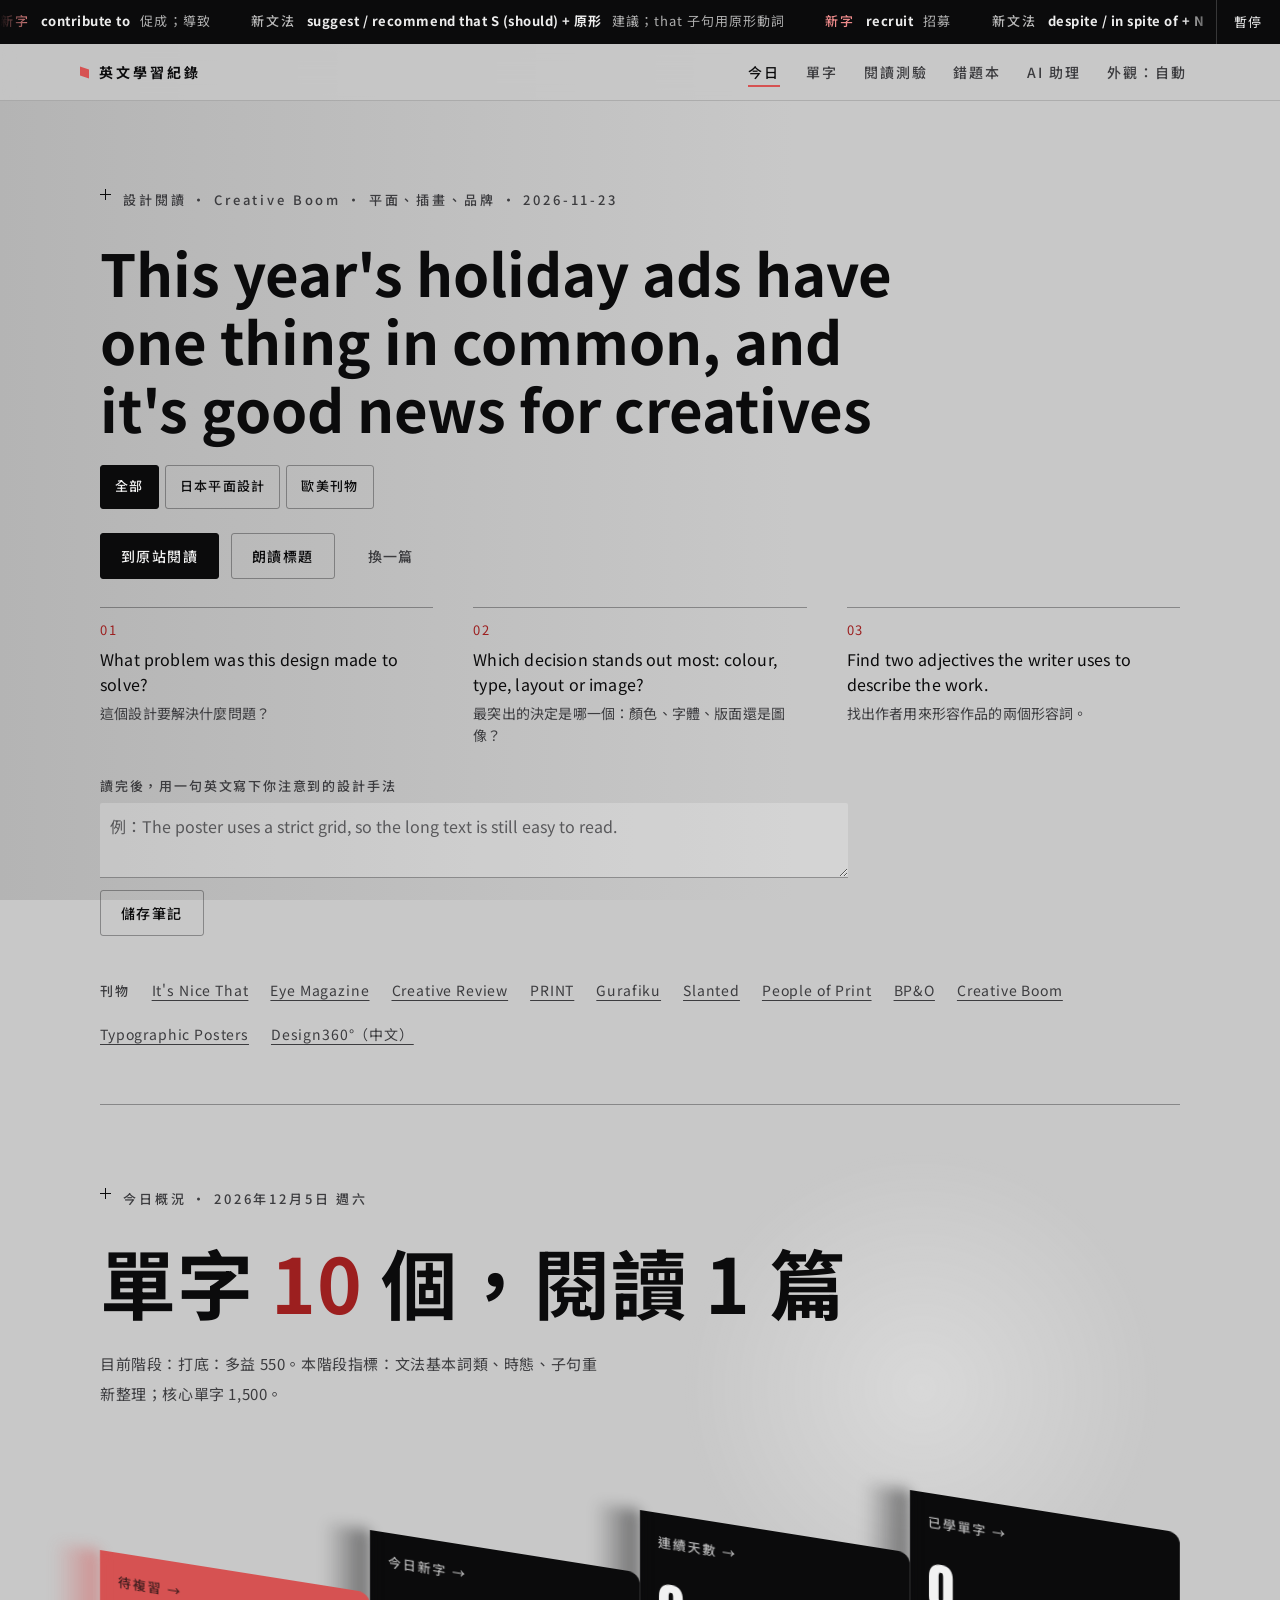
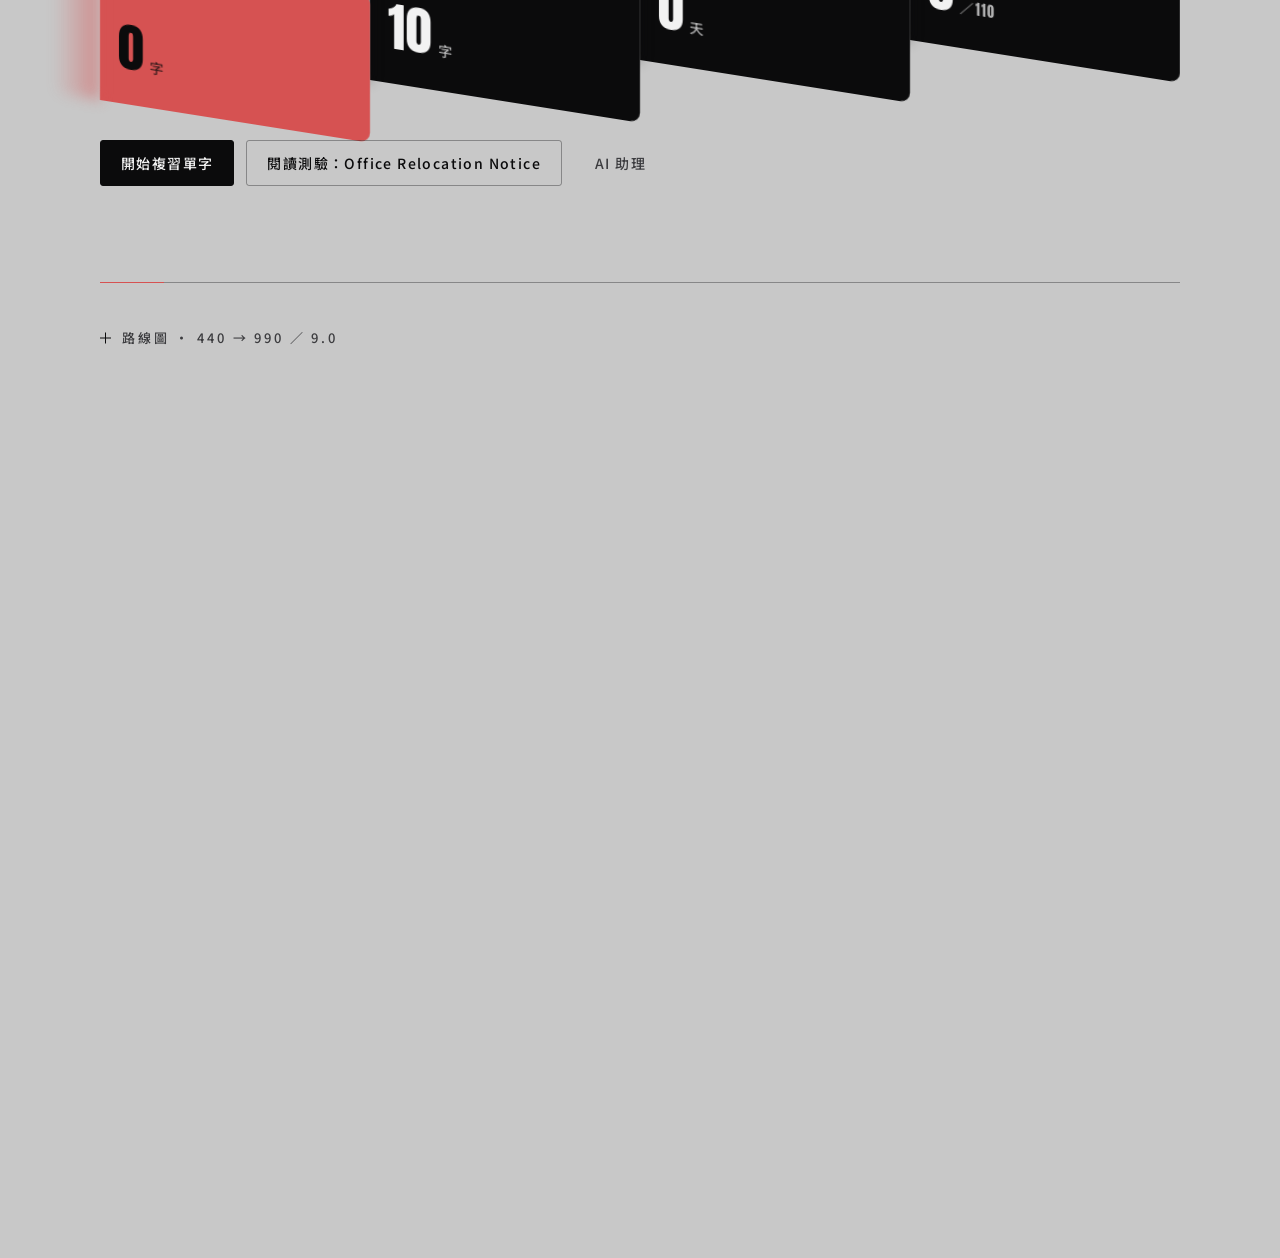
<file: index.html>
<!doctype html>
<html lang="zh-Hant">
<head>
<meta charset="utf-8">
<meta name="viewport" content="width=device-width, initial-scale=1">
<title>英文學習紀錄</title>
<meta name="theme-color" content="#0B0B0C">
<link rel="preconnect" href="https://fonts.googleapis.com">
<link rel="preconnect" href="https://fonts.gstatic.com" crossorigin>
<link href="https://fonts.googleapis.com/css2?family=Anton&family=Noto+Sans+TC:wght@400;500;700&display=swap" rel="stylesheet">
<link rel="stylesheet" href="style.css">
</head>
<body>
<div id="loader" role="status" aria-live="polite" aria-label="載入中">
  <div class="ld-term">
    <p class="ld-kicker">今日設計詞彙</p>
    <p class="ld-word" id="ldWord" lang="en"></p>
    <p class="ld-pos" id="ldPos"></p>
    <p class="ld-en" id="ldEn" lang="en"></p>
    <p class="ld-zh" id="ldZh"></p>
  </div>
  <div class="corner"><span class="num" id="loaderNum" aria-hidden="true">0</span><span class="cap"><i id="loaderBar"></i>英文學習紀錄・載入中</span></div>
  <button type="button" class="ld-skip" id="ldSkip">跳過</button>
</div>
<script>
(function(){
  var TERMS=[
   ['kerning','n.','字距微調','Kerning is the adjustment of space between two specific letters, such as A and V, so that the word looks evenly spaced.','針對兩個特定字母（例如 A 和 V）調整間距，讓整個字看起來疏密一致。'],
   ['leading','n.','行距','Leading is the vertical distance from one line of text to the next. More leading makes long paragraphs easier to read.','一行文字到下一行的垂直距離。行距加大，長段落比較好讀。'],
   ['hierarchy','n.','視覺層級','Hierarchy tells the reader what to look at first, second and third, using size, weight, colour and position.','用大小、粗細、顏色和位置，告訴讀者先看哪裡、再看哪裡。'],
   ['grid','n.','網格','A grid is a set of invisible lines that divides the page, so that every element has a logical place.','把版面切開的一組看不見的線，讓每個元素都有合理的位置。'],
   ['negative space','n.','留白；負空間','Negative space is the empty area around and between elements. It gives the eye room to rest.','元素周圍與之間的空白，讓視線有地方休息。'],
   ['contrast','n.','對比','Contrast is the difference between two elements placed together: large and small, dark and light, thick and thin.','並置的兩個元素之間的差異：大與小、深與淺、粗與細。'],
   ['halftone','n.','網點','Halftone reproduces a photograph with dots of different sizes, so one ink can show light and shadow.','用大小不同的點重現照片，單一油墨也能表現明暗。'],
   ['serif','n.','襯線','A serif is the small stroke at the end of a letter. Typefaces with serifs often feel traditional or literary.','字母筆畫末端的小裝飾線。有襯線的字體常給人傳統或文學的感覺。'],
   ['baseline','n.','基線','The baseline is the invisible line on which most letters sit. Aligning text to it keeps columns tidy.','大多數字母所坐落的那條看不見的線。文字對齊基線，欄位才會整齊。'],
   ['alignment','n.','對齊','Alignment places elements along a shared edge or centre line, which makes a layout feel connected.','把元素沿著共同的邊緣或中線排列，讓版面有連結感。'],
   ['bleed','n.','出血','Bleed is the extra image area beyond the trim line, so no white edge appears after the paper is cut.','超出裁切線的額外圖像範圍，裁紙後才不會露出白邊。'],
   ['overprint','v. / n.','疊印','To overprint is to print one ink on top of another, so the two colours mix and create a third.','把一種油墨印在另一種上面，兩色混合產生第三種顏色。'],
   ['typeface','n.','字體','A typeface is a designed set of letters with a shared style. Helvetica is a typeface; Helvetica Bold 12pt is a font.','一套風格一致的字母設計。Helvetica 是字體；Helvetica Bold 12pt 才是字型。'],
   ['composition','n.','構圖','Composition is the arrangement of all elements on the page and the way they balance each other.','所有元素在版面上的安排，以及它們彼此之間的平衡。'],
   ['margin','n.','邊界','A margin is the empty band between the content and the edge of the page. Wide margins feel calm and formal.','內容與紙張邊緣之間的空白帶。邊界寬，感覺沉穩正式。'],
   ['legibility','n.','易辨性','Legibility is how easily one letter can be told apart from another. It depends on shape, size and spacing.','一個字母能多容易和另一個區分開來，取決於字形、大小和間距。']
  ];
  var d=new Date(),n=d.getFullYear()*372+d.getMonth()*31+d.getDate(),visits=0;
  try{visits=(+sessionStorage.getItem('ld')||0);sessionStorage.setItem('ld',visits+1)}catch(e){}
  var t=TERMS[(n+visits)%TERMS.length];
  document.getElementById('ldWord').textContent=t[0];
  document.getElementById('ldPos').textContent=t[1]+'　'+t[2];
  document.getElementById('ldEn').textContent=t[3];
  document.getElementById('ldZh').textContent=t[4];
  var el=document.getElementById('loader'),num=document.getElementById('loaderNum'),bar=document.getElementById('loaderBar');
  var reduce=matchMedia('(prefers-reduced-motion: reduce)').matches,dur=3600,t0=performance.now(),ready=false,done=false;
  function finish(){if(done)return;done=true;clearInterval(timer);el.classList.add('out');setTimeout(function(){el.remove()},reduce?250:850)}
  var timer=setInterval(function(){
    var k=Math.min(1,(performance.now()-t0)/dur),e=1-Math.pow(1-k,2.2);
    if(!ready)e=Math.min(e,.9);
    num.textContent=Math.round(e*100); bar.style.setProperty('--p',e);
    if(k>=1&&ready){setTimeout(finish,300)}
  },30);
  function go(){ready=true}
  window.addEventListener('load',function(){(document.fonts&&document.fonts.ready?document.fonts.ready:Promise.resolve()).then(go,go)});
  document.getElementById('ldSkip').addEventListener('click',finish);
  document.addEventListener('keydown',function k(e){if(e.key==='Escape'||e.key==='Enter'){finish();document.removeEventListener('keydown',k)}});
  setTimeout(function(){ready=true},4500); setTimeout(finish,8000);
})();
</script>
<a class="skip" href="#app">跳到主要內容</a>
<div class="ticker" id="ticker" role="region" aria-label="新字與新文法">
  <div class="tk-view" id="tkView" tabindex="0"><div class="tk-track" id="tkTrack"></div></div>
  <button type="button" class="tk-btn" id="tkBtn" aria-pressed="false">暫停</button>
</div>
<div class="topwrap band">
  <header class="top">
    <a class="brand" href="#/today">英文學習紀錄 <small>多益／雅思</small></a>
    <nav id="nav" aria-label="主要導覽">
      <a href="#/today" data-r="today">今日</a>
      <a href="#/words" data-r="words">單字</a>
      <a href="#/read" data-r="read">閱讀測驗</a>
      <a href="#/review" data-r="review">錯題本</a>
      <a href="#/ai" data-r="ai">AI 助理</a>
      <button class="btn cyan" type="button" id="themeBtn">外觀：自動</button>
    </nav>
  </header>
</div>
<main id="app" class="band"></main>
<div class="band">
  <footer class="foot">
    <span>資料儲存在本機瀏覽器，建議定期匯出備份。</span>
    <span class="foot-actions">
      <button class="btn" type="button" id="exportBtn">匯出備份</button>
      <button class="btn" type="button" id="importBtn">匯入備份</button><input type="file" id="importFile" accept="application/json" hidden>
    </span>
  </footer>
</div>
<div class="wordbar" id="wordbar" hidden></div>
<script src="data.js"></script>
<script src="data2.js"></script>
<script src="design-feed.js"></script>
<script src="app.js"></script>
</body>
</html>
</file>
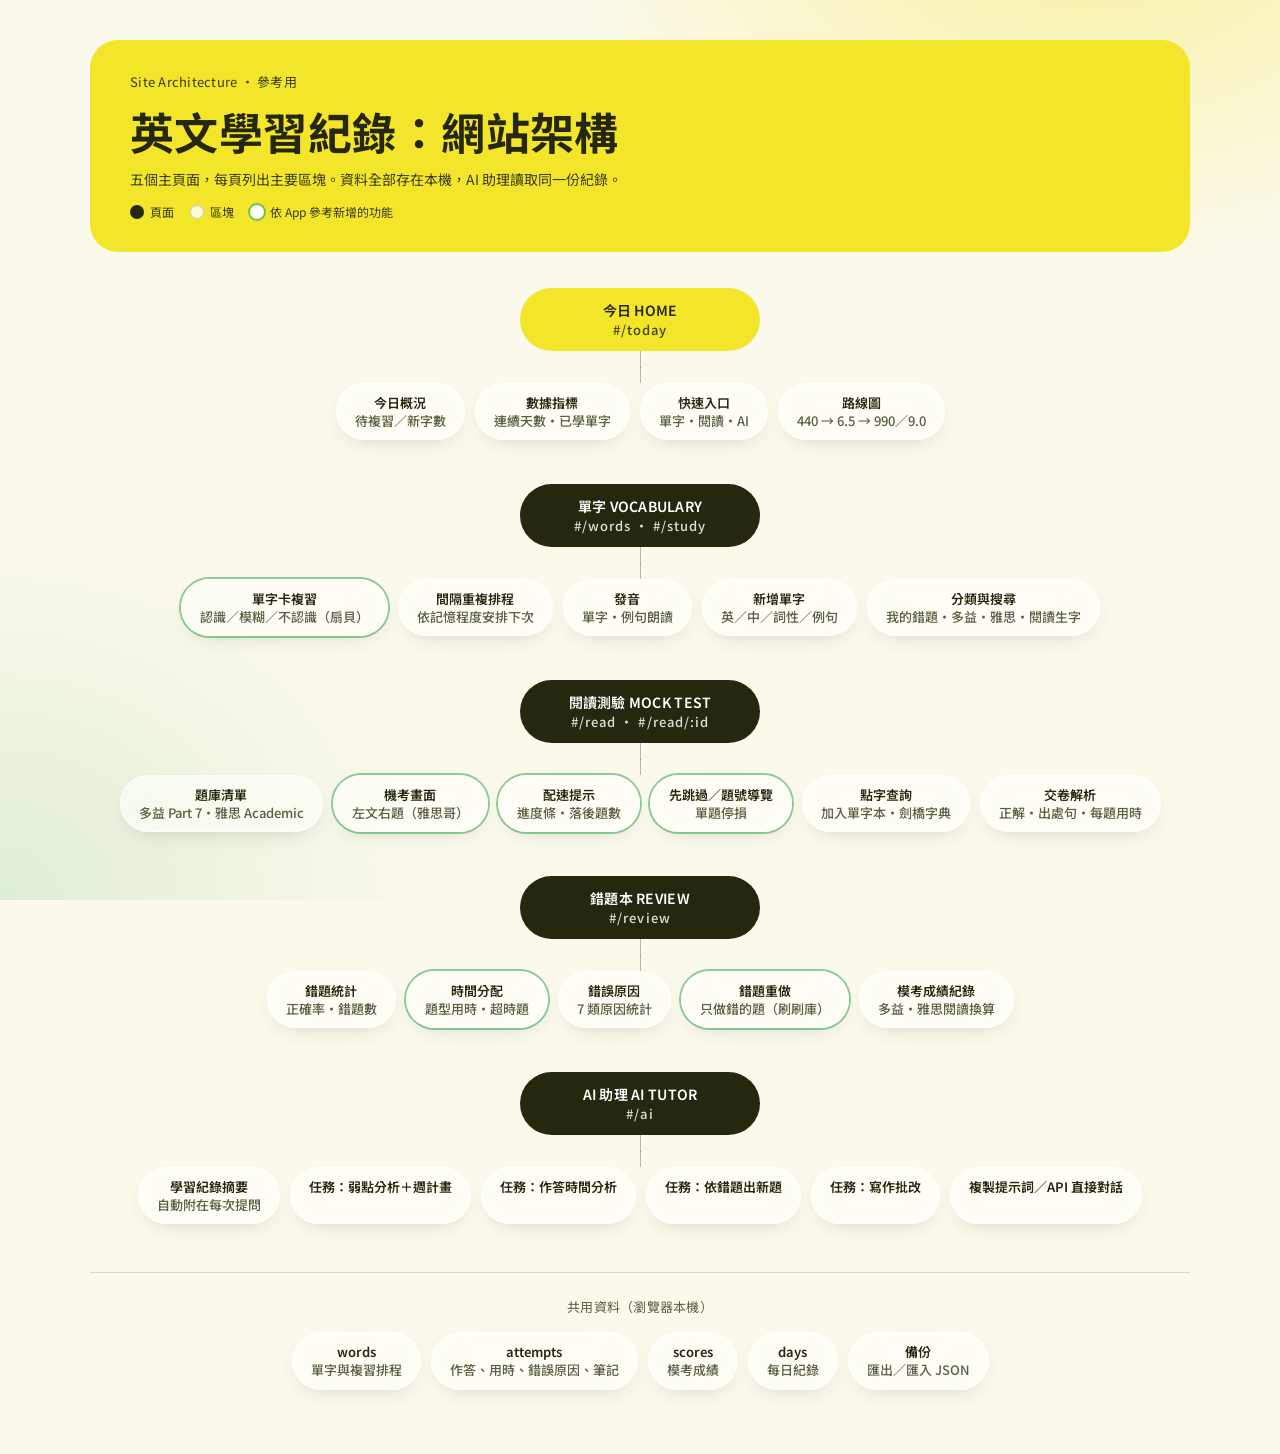
<file: sitemap.html>
<!doctype html>
<html lang="zh-Hant">
<head>
<meta charset="utf-8">
<meta name="viewport" content="width=device-width, initial-scale=1">
<title>網站架構圖</title>
<link href="https://fonts.googleapis.com/css2?family=Noto+Sans+TC:wght@400;500;700&display=swap" rel="stylesheet">
<style>
:root{--bg:#FBF9EC;--ink:#26270F;--muted:#5C5E45;--accent:#F2E52A;--glass:rgba(255,255,255,.6);--edge:rgba(255,255,255,.8)}
*{box-sizing:border-box}
body{margin:0;min-height:100vh;color:var(--ink);font-family:'Noto Sans TC','PingFang TC',-apple-system,sans-serif;
  background:radial-gradient(900px 600px at 85% -10%,rgba(242,229,42,.40),transparent 60%),radial-gradient(700px 600px at 0% 100%,rgba(47,168,79,.14),transparent 60%),var(--bg);background-attachment:fixed;
  padding:40px max(16px,4vw) 64px}

header{max-width:1100px;margin:0 auto 36px;padding:32px clamp(20px,4vw,40px);background:var(--accent);border-radius:28px}
header p,header .eb,header .legend{color:#3A3C1C}
.eb{font-family:inherit;font-size:13px;letter-spacing:.02em;color:var(--muted);}
h1{font-size:clamp(28px,4vw,44px);letter-spacing:.01em;margin:8px 0 6px}
p{color:var(--muted);margin:0;font-size:14px}
.tree{max-width:1100px;margin:0 auto;display:flex;flex-direction:column;gap:44px}
.lvl{display:flex;flex-direction:column;align-items:center;gap:16px;position:relative}
.page{min-width:240px;text-align:center;padding:12px 28px;border-radius:999px;background:var(--ink);color:#fff;font-weight:600;font-size:14px;letter-spacing:.02em;position:relative}
.page small{display:block;font-family:inherit;font-size:13px;opacity:.85;font-weight:500;letter-spacing:.08em}
.page.home{background:var(--accent);color:#26270F}
.kids{display:flex;flex-wrap:wrap;justify-content:center;gap:10px;position:relative;padding-top:16px}
.kids::before{content:'';position:absolute;top:0;left:50%;width:1px;height:16px;background:rgba(38,39,15,.3)}
.lvl > .page::after{content:'';position:absolute;left:50%;bottom:-17px;width:1px;height:17px;background:rgba(38,39,15,.3)}
.node{padding:10px 18px;border-radius:999px;background:var(--glass);backdrop-filter:saturate(160%) blur(16px);-webkit-backdrop-filter:saturate(160%) blur(16px);border:1px solid var(--edge);box-shadow:0 8px 24px -14px rgba(38,39,15,.3);font-size:13px;font-weight:600;text-align:center;line-height:1.35}
.node span{display:block;font-weight:500;font-size:13px;color:var(--muted)}
.node.new{box-shadow:0 0 0 2px rgba(47,168,79,.55),0 8px 24px -14px rgba(38,39,15,.3)}
.data{max-width:1100px;margin:48px auto 0;border-top:1px solid rgba(38,39,15,.15);padding-top:24px}
.data .kids{padding-top:0}.data .kids::before{display:none}
.legend{display:flex;gap:16px;flex-wrap:wrap;margin-top:14px;font-size:12px;color:var(--muted)}
.legend i{display:inline-block;width:14px;height:14px;border-radius:50%;vertical-align:-2px;margin-right:6px}
</style>
</head>
<body>
<header>
  <div class="eb">Site Architecture · 參考用</div>
  <h1>英文學習紀錄：網站架構</h1>
  <p>五個主頁面，每頁列出主要區塊。資料全部存在本機，AI 助理讀取同一份紀錄。</p>
  <div class="legend"><span><i style="background:#26270F"></i>頁面</span><span><i style="background:rgba(255,255,255,.8);border:1px solid #ccc"></i>區塊</span><span><i style="box-shadow:0 0 0 2px rgba(47,168,79,.6);background:#fff"></i>依 App 參考新增的功能</span></div>
</header>
<main class="tree">
  <section class="lvl"><div class="page home">今日 HOME<small>#/today</small></div>
    <div class="kids">
      <div class="node">今日概況<span>待複習／新字數</span></div>
      <div class="node">數據指標<span>連續天數・已學單字</span></div>
      <div class="node">快速入口<span>單字・閱讀・AI</span></div>
      <div class="node">路線圖<span>440 → 6.5 → 990／9.0</span></div>
    </div></section>

  <section class="lvl"><div class="page">單字 VOCABULARY<small>#/words · #/study</small></div>
    <div class="kids">
      <div class="node new">單字卡複習<span>認識／模糊／不認識（扇貝）</span></div>
      <div class="node">間隔重複排程<span>依記憶程度安排下次</span></div>
      <div class="node">發音<span>單字・例句朗讀</span></div>
      <div class="node">新增單字<span>英／中／詞性／例句</span></div>
      <div class="node">分類與搜尋<span>我的錯題・多益・雅思・閱讀生字</span></div>
    </div></section>

  <section class="lvl"><div class="page">閱讀測驗 MOCK TEST<small>#/read · #/read/:id</small></div>
    <div class="kids">
      <div class="node">題庫清單<span>多益 Part 7・雅思 Academic</span></div>
      <div class="node new">機考畫面<span>左文右題（雅思哥）</span></div>
      <div class="node new">配速提示<span>進度條・落後題數</span></div>
      <div class="node new">先跳過／題號導覽<span>單題停損</span></div>
      <div class="node">點字查詢<span>加入單字本・劍橋字典</span></div>
      <div class="node">交卷解析<span>正解・出處句・每題用時</span></div>
    </div></section>

  <section class="lvl"><div class="page">錯題本 REVIEW<small>#/review</small></div>
    <div class="kids">
      <div class="node">錯題統計<span>正確率・錯題數</span></div>
      <div class="node new">時間分配<span>題型用時・超時題</span></div>
      <div class="node">錯誤原因<span>7 類原因統計</span></div>
      <div class="node new">錯題重做<span>只做錯的題（刷刷庫）</span></div>
      <div class="node">模考成績紀錄<span>多益・雅思閱讀換算</span></div>
    </div></section>

  <section class="lvl"><div class="page">AI 助理 AI TUTOR<small>#/ai</small></div>
    <div class="kids">
      <div class="node">學習紀錄摘要<span>自動附在每次提問</span></div>
      <div class="node">任務：弱點分析＋週計畫</div>
      <div class="node">任務：作答時間分析</div>
      <div class="node">任務：依錯題出新題</div>
      <div class="node">任務：寫作批改</div>
      <div class="node">複製提示詞／API 直接對話</div>
    </div></section>
</main>
<section class="data lvl">
  <div class="eb" style="text-align:center">共用資料（瀏覽器本機）</div>
  <div class="kids">
    <div class="node">words<span>單字與複習排程</span></div>
    <div class="node">attempts<span>作答、用時、錯誤原因、筆記</span></div>
    <div class="node">scores<span>模考成績</span></div>
    <div class="node">days<span>每日紀錄</span></div>
    <div class="node">備份<span>匯出／匯入 JSON</span></div>
  </div>
</section>
</body>
</html>
</file>
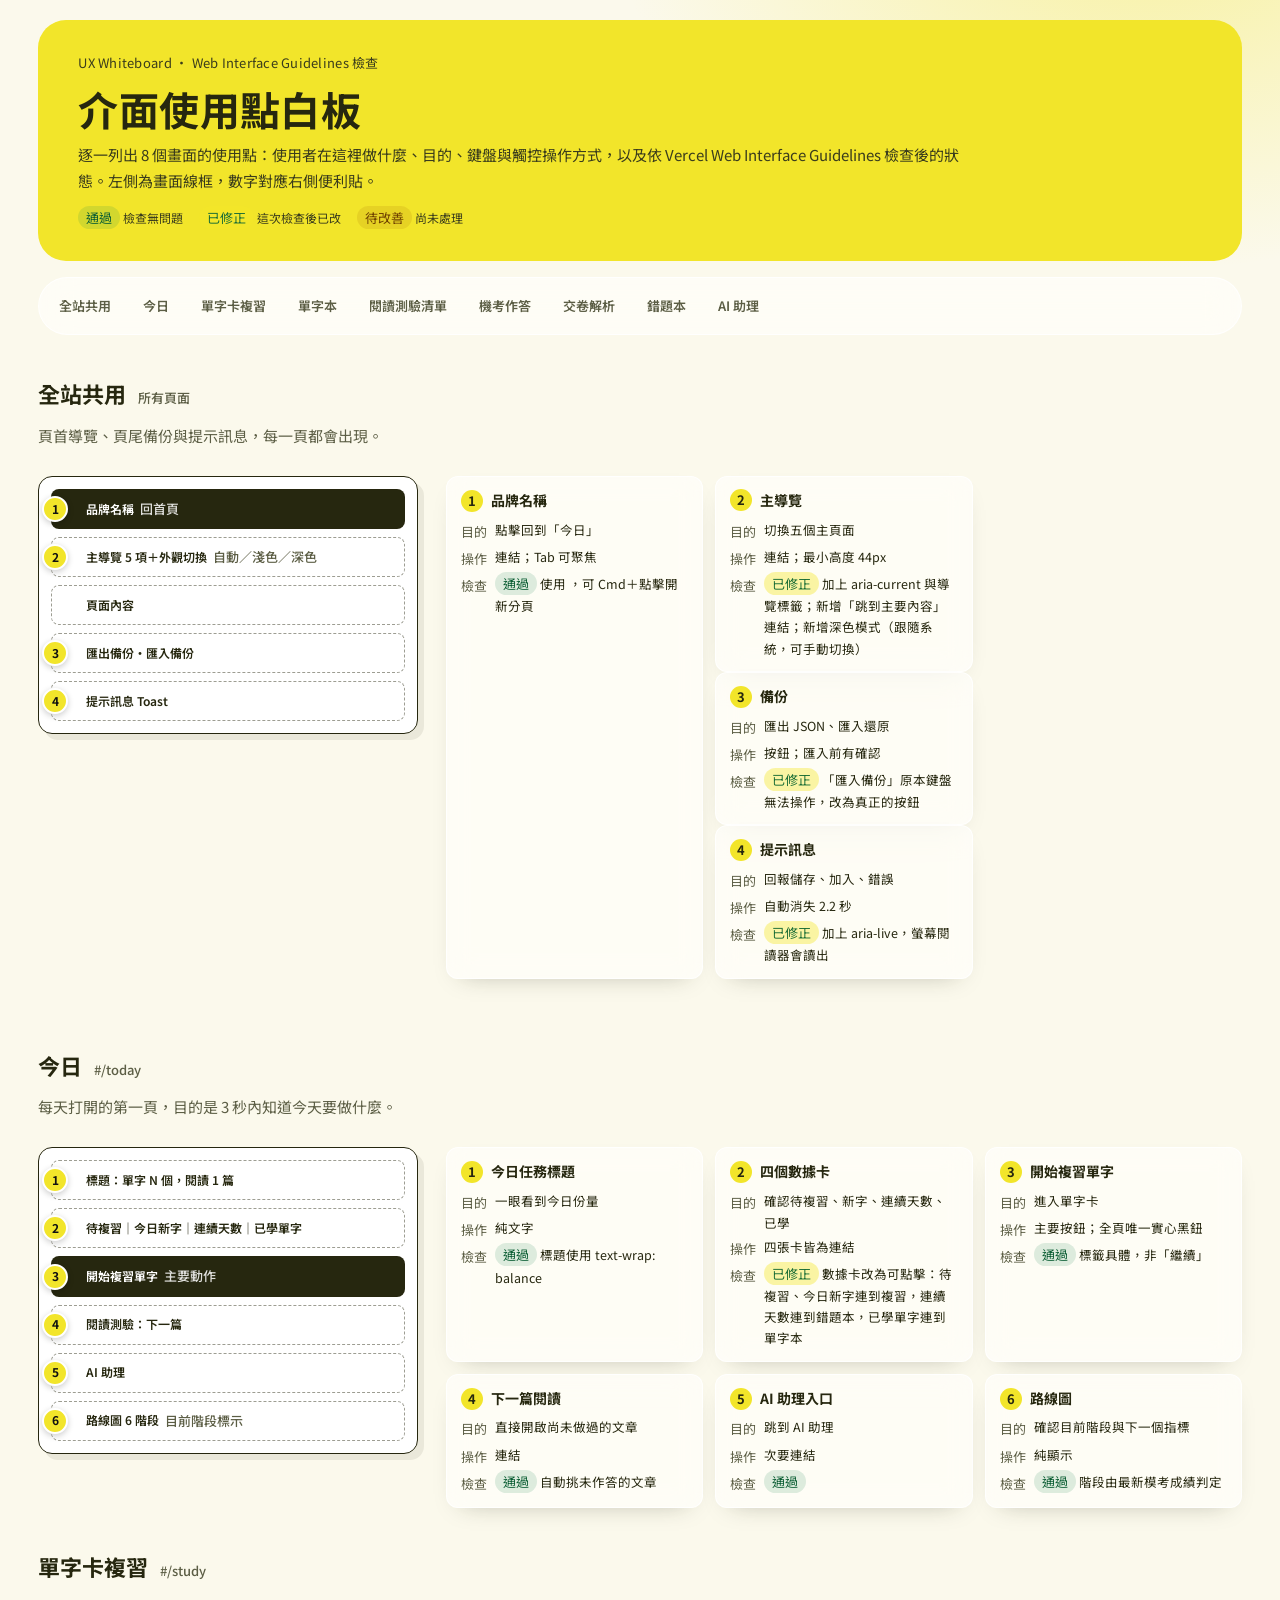
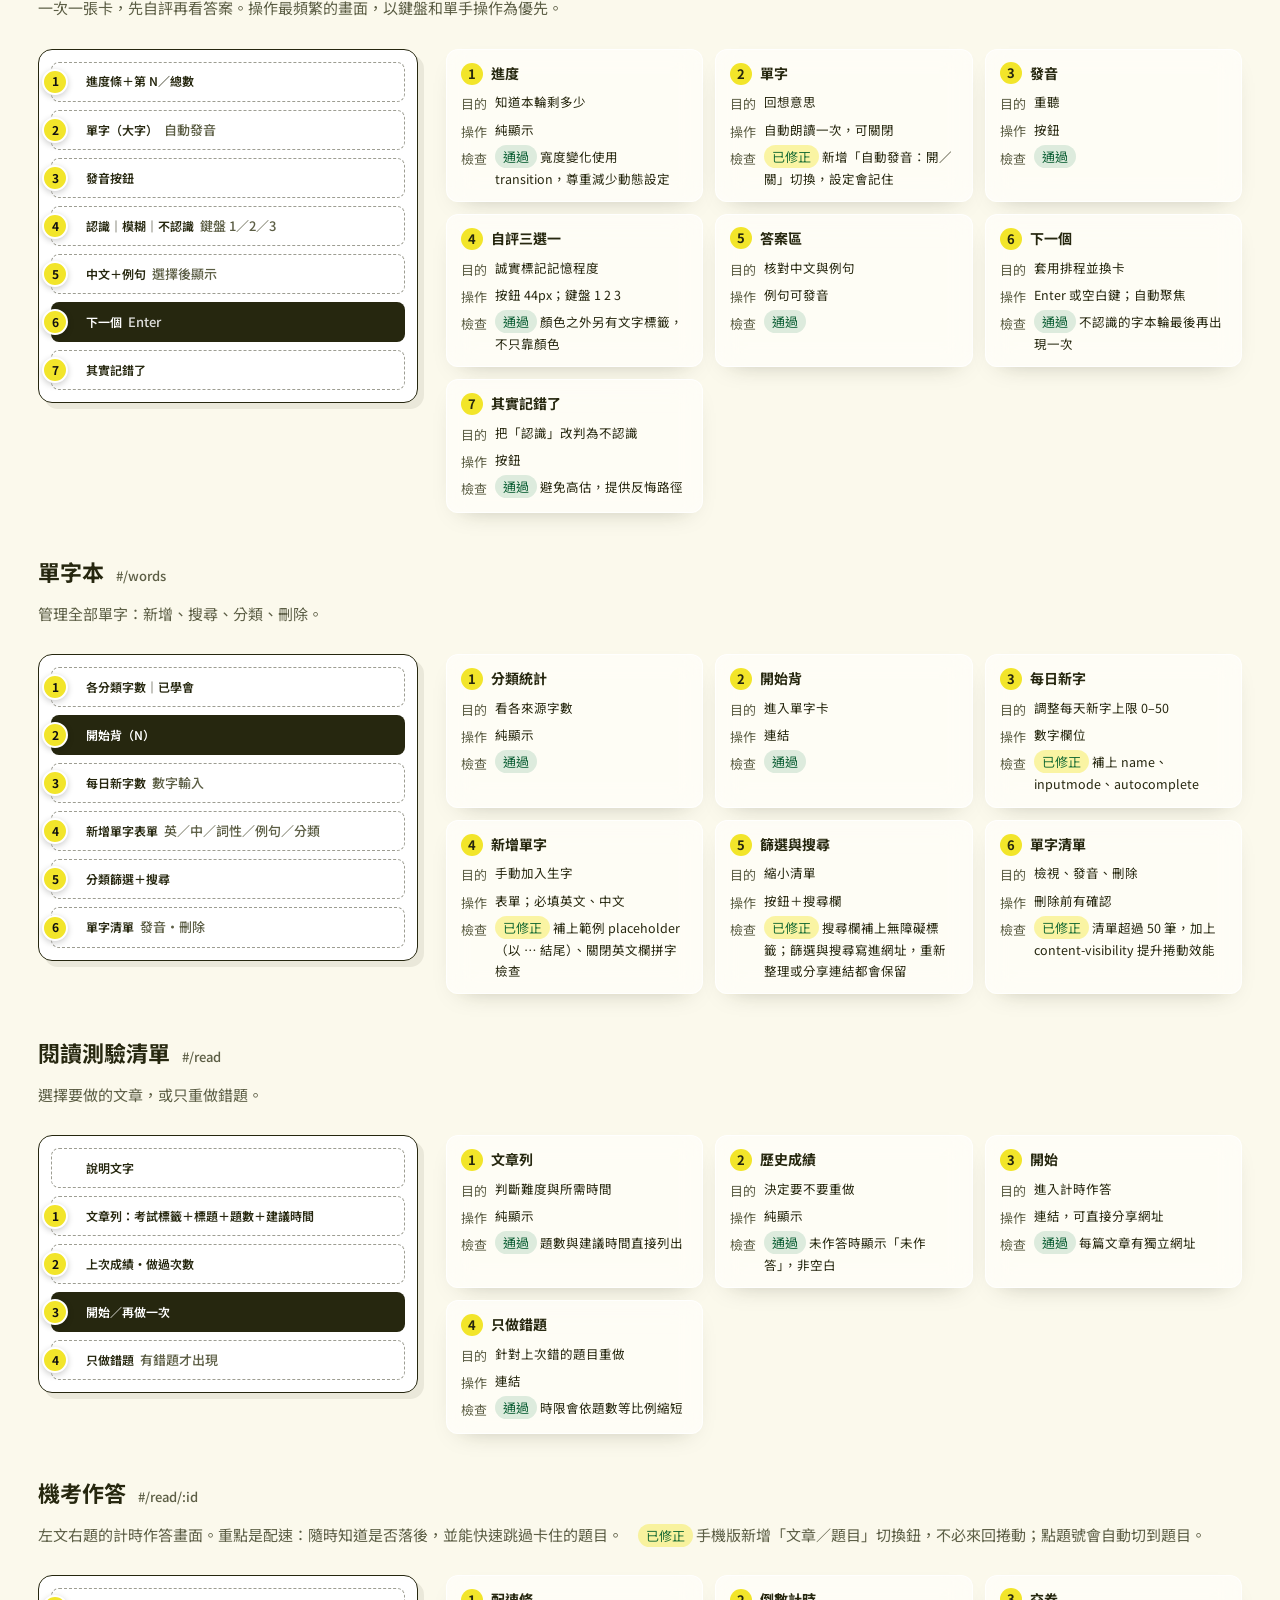
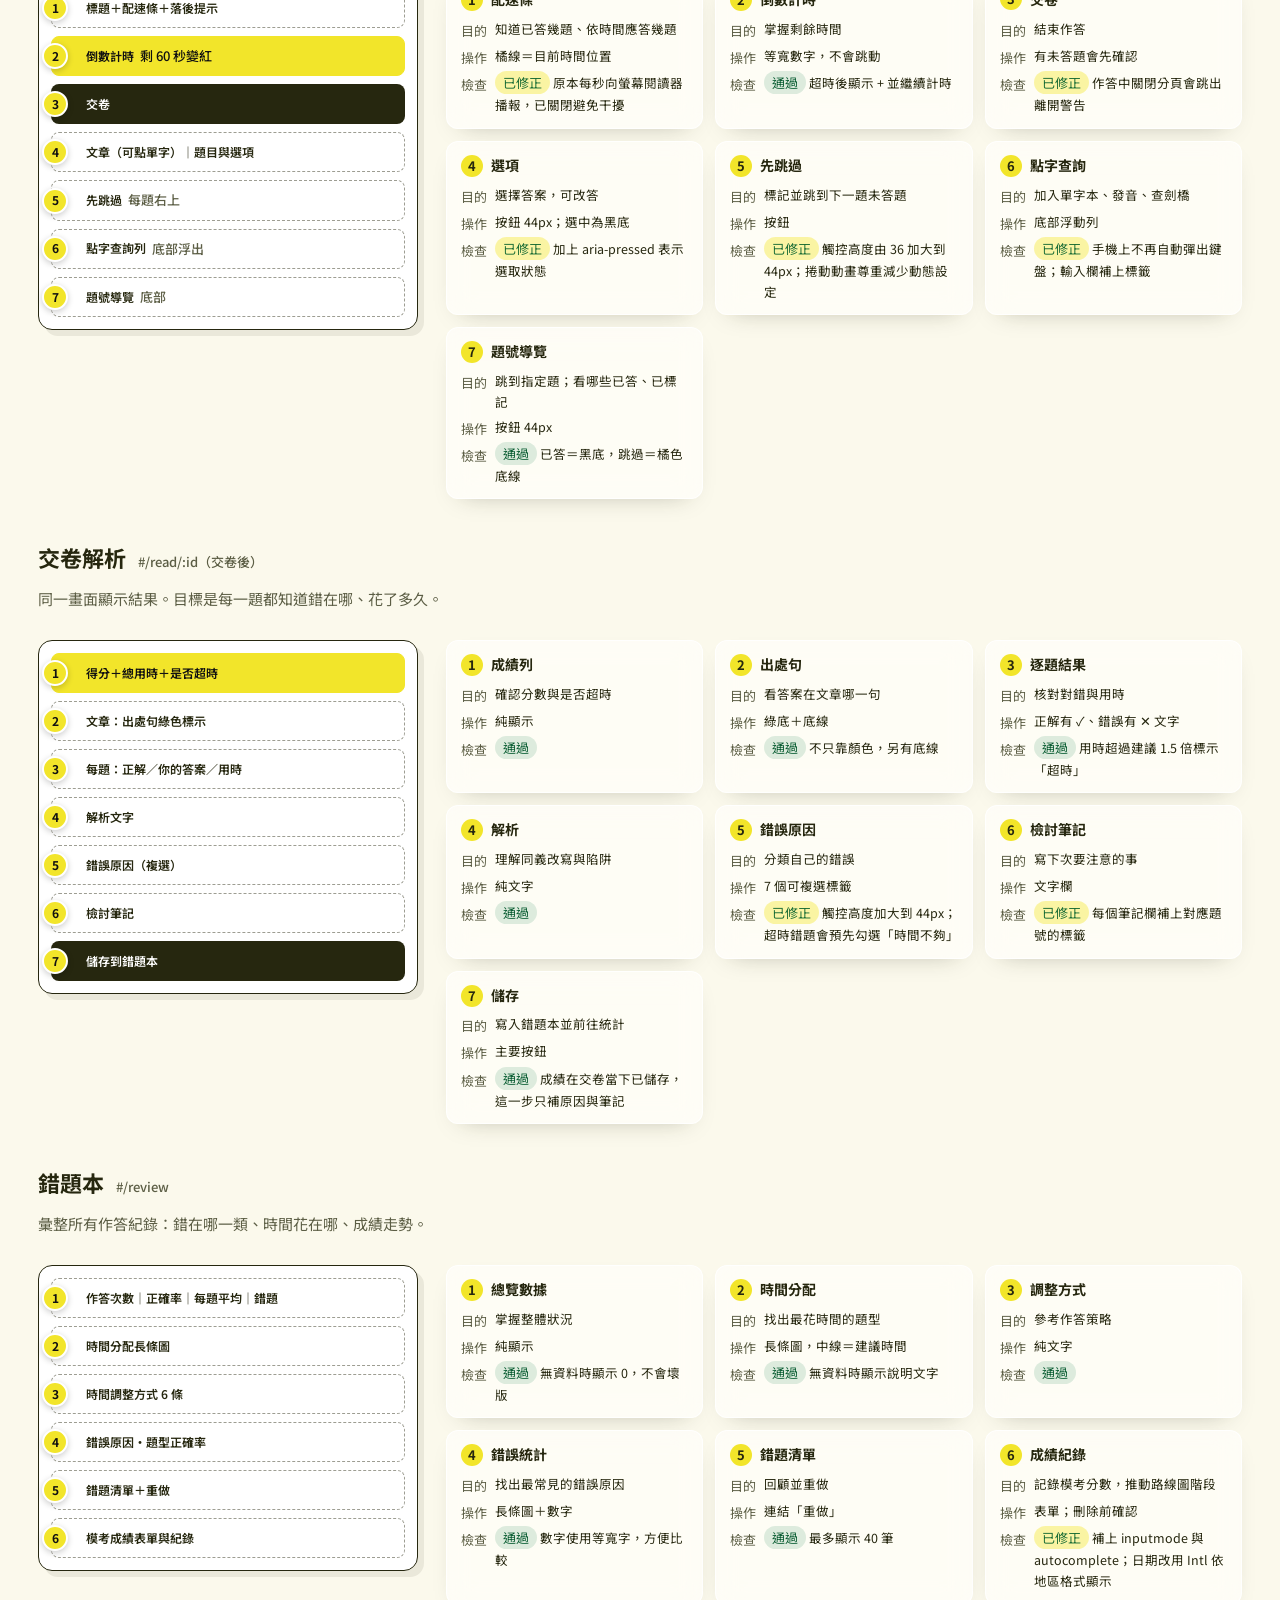
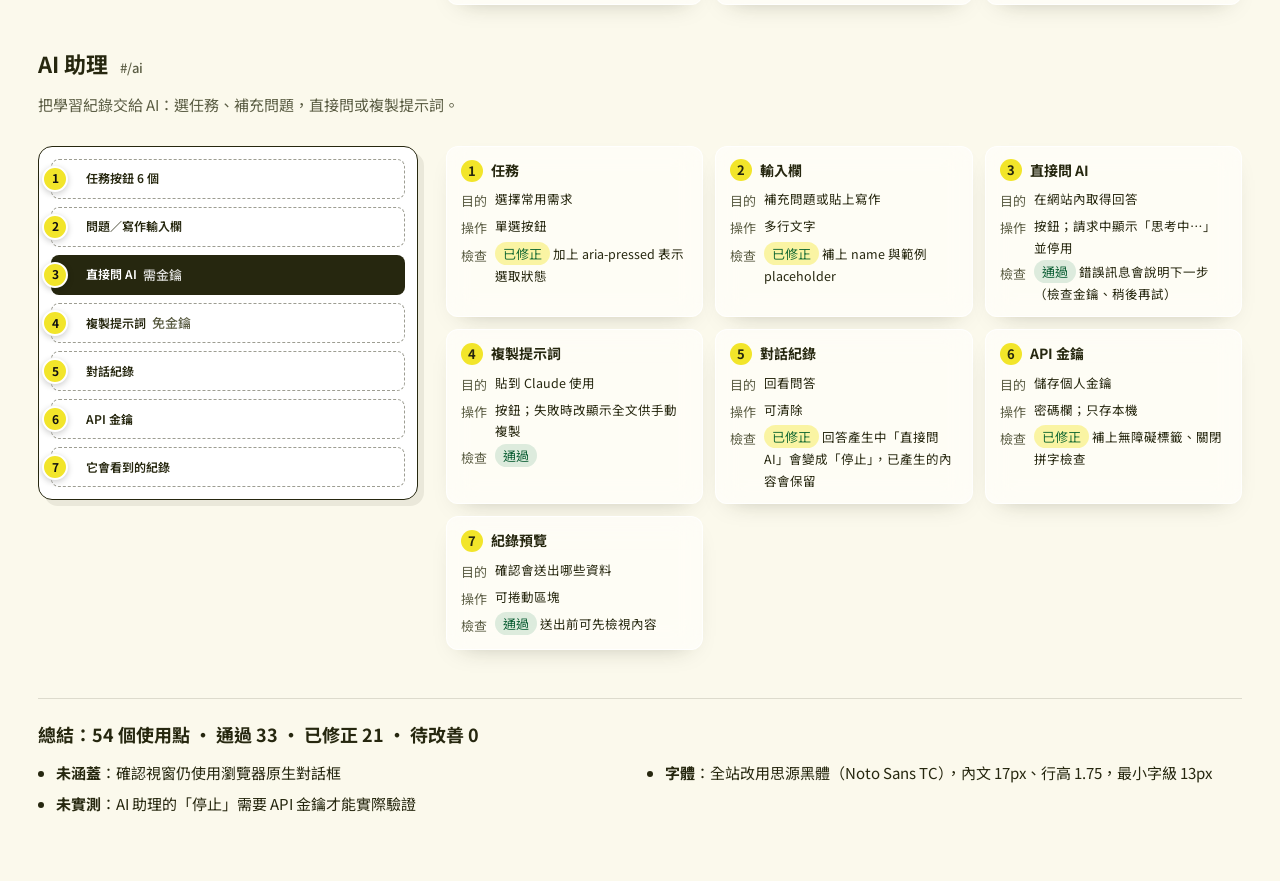
<file: whiteboard.html>
<!doctype html>
<html lang="zh-Hant">
<head>
<meta charset="utf-8">
<meta name="viewport" content="width=device-width, initial-scale=1">
<title>介面使用點白板</title>
<meta name="theme-color" content="#F2E52A">
<link rel="preconnect" href="https://fonts.googleapis.com">
<link rel="preconnect" href="https://fonts.gstatic.com" crossorigin>
<link href="https://fonts.googleapis.com/css2?family=Noto+Sans+TC:wght@400;500;700&display=swap" rel="stylesheet">
<style>
:root{--bg:#FBF9EC;--ink:#26270F;--muted:#5C5E45;--accent:#F2E52A;--accent-ink:#1C6E36;--ok:#0C5E34;--warn:#6E4000;--line:rgba(38,39,15,.14);--glass:rgba(255,255,255,.62)}
*{box-sizing:border-box}
html{scroll-padding-top:84px}
body{margin:0;color:var(--ink);font-family:'Noto Sans TC','PingFang TC',-apple-system,sans-serif;font-size:15px;line-height:1.7;
  background:radial-gradient(900px 600px at 90% -10%,rgba(242,229,42,.40),transparent 60%),var(--bg);background-attachment:fixed;padding:0 max(16px,3vw) 64px}

.mono{font-family:inherit}
header{max-width:1240px;margin:20px auto 0;padding:32px clamp(20px,4vw,40px);background:var(--accent);border-radius:28px}
header .eb,header .legend,header .legend span{color:#3A3C1C}
.eb{font-family:inherit;font-size:13px;letter-spacing:.02em;color:var(--muted);}
h1{font-size:clamp(26px,4vw,40px);letter-spacing:.01em;margin:8px 0 6px;line-height:1.35;text-wrap:balance}
header p{color:#3A3C1C;margin:0;max-width:60em}
nav{position:sticky;top:8px;z-index:5;max-width:1240px;margin:16px auto 0;display:flex;flex-wrap:nowrap;overflow-x:auto;gap:4px;padding:6px;border-radius:999px;background:var(--glass);backdrop-filter:saturate(160%) blur(16px);-webkit-backdrop-filter:saturate(160%) blur(16px);border:1px solid rgba(255,255,255,.8)}
nav a{flex:none;display:inline-flex;align-items:center;min-height:44px;padding:0 14px;border-radius:999px;color:var(--muted);text-decoration:none;font-weight:600;font-size:13px}
nav a:hover{background:var(--accent);color:var(--ink)}
:focus-visible{outline:2px solid var(--accent-ink);outline-offset:3px;border-radius:6px}
.legend{display:flex;flex-wrap:wrap;gap:8px 16px;margin-top:14px;font-size:12px;color:var(--muted)}
.chip{font-family:inherit;font-size:13px;padding:2px 8px;border-radius:999px;white-space:nowrap}
.chip.ok{background:rgba(20,128,74,.14);color:var(--ok)}
.chip.fix{background:rgba(242,229,42,.40);color:var(--accent-ink)}
.chip.todo{background:rgba(154,91,0,.14);color:var(--warn)}
.board{max-width:1240px;margin:40px auto 0;display:grid;grid-template-columns:minmax(260px,380px) 1fr;gap:28px;align-items:start}
@media (max-width:860px){.board{grid-template-columns:1fr}}
.board > h2{grid-column:1/-1;margin:0;font-size:22px;letter-spacing:0;display:flex;gap:12px;align-items:baseline;flex-wrap:wrap}
.board > h2 small{font-family:inherit;font-size:13px;color:var(--muted);font-weight:500}
.board > p{grid-column:1/-1;margin:-18px 0 0;color:var(--muted)}
/* 線框 */
.wire{background:#fff;border:1.5px solid var(--ink);border-radius:14px;padding:12px;display:flex;flex-direction:column;gap:8px;box-shadow:6px 6px 0 rgba(38,39,15,.08);position:sticky;top:76px}
@media (max-width:860px){.wire{position:static}}
.blk{position:relative;border:1.5px dashed rgba(38,39,15,.45);border-radius:8px;padding:8px 10px 8px 34px;min-height:40px;font-size:12px;font-weight:600;display:flex;align-items:center;gap:6px;flex-wrap:wrap}
.blk.fill{background:var(--ink);color:#fff;border-style:solid}
.blk.acc{background:var(--accent);border:1.5px solid var(--accent);color:#111}
.blk span{font-weight:500;color:var(--muted);font-size:13px}
.blk.fill span{color:rgba(255,255,255,.85)}.blk.acc span{color:#111}
.rowb{display:grid;gap:8px}
.pin{position:absolute;left:-10px;top:50%;transform:translateY(-50%);width:26px;height:26px;border-radius:50%;background:var(--accent);color:#111;font-family:inherit;font-size:12px;font-weight:700;display:grid;place-items:center;border:2px solid #fff;box-shadow:0 2px 6px rgba(0,0,0,.2)}
/* 便利貼 */
.notes{display:grid;grid-template-columns:repeat(auto-fill,minmax(min(100%,250px),1fr));gap:12px}
.note{background:var(--glass);backdrop-filter:saturate(160%) blur(14px);-webkit-backdrop-filter:saturate(160%) blur(14px);border:1px solid rgba(255,255,255,.85);border-radius:12px;padding:12px 14px;box-shadow:0 10px 24px -16px rgba(38,39,15,.35)}
.note h3{margin:0 0 6px;font-size:14px;display:flex;gap:8px;align-items:center}
.note h3 i{font-style:normal;flex:none;width:22px;height:22px;border-radius:50%;background:var(--accent);font-family:inherit;font-size:13px;font-weight:700;display:grid;place-items:center}
.note dl{margin:0;display:grid;grid-template-columns:auto 1fr;gap:3px 8px;font-size:12.5px}
.note dt{color:var(--muted);font-family:inherit;font-size:13px;padding-top:2px;white-space:nowrap}
.note dd{margin:0;min-width:0}
.sum{max-width:1240px;margin:48px auto 0;border-top:1px solid var(--line);padding-top:20px}
.sum h2{font-size:18px;margin:0 0 10px}
.sum ul{margin:0;padding-left:1.2em;columns:2 320px;column-gap:32px}
.sum li{break-inside:avoid;margin-bottom:6px}
</style>
</head>
<body>
<header>
  <div class="eb">UX Whiteboard · Web Interface Guidelines 檢查</div>
  <h1>介面使用點白板</h1>
  <p>逐一列出 8 個畫面的使用點：使用者在這裡做什麼、目的、鍵盤與觸控操作方式，以及依 Vercel Web Interface Guidelines 檢查後的狀態。左側為畫面線框，數字對應右側便利貼。</p>
  <div class="legend"><span><span class="chip ok">通過</span> 檢查無問題</span><span><span class="chip fix">已修正</span> 這次檢查後已改</span><span><span class="chip todo">待改善</span> 尚未處理</span></div>
</header>
<nav id="toc" aria-label="畫面目錄"></nav>
<main id="boards"></main>
<section class="sum" id="summary"></section>
<script>
const SCREENS = [
 { id:'global', name:'全站共用', path:'所有頁面', intro:'頁首導覽、頁尾備份與提示訊息，每一頁都會出現。',
   wire:[['fill','品牌名稱','回首頁',1],['','主導覽 5 項＋外觀切換','自動／淺色／深色',2],['','頁面內容','',0],['','匯出備份・匯入備份','',3],['','提示訊息 Toast','',4]],
   notes:[
    [1,'品牌名稱','點擊回到「今日」','連結；Tab 可聚焦','ok','使用 <a>，可 Cmd＋點擊開新分頁'],
    [2,'主導覽','切換五個主頁面','連結；最小高度 44px','fix','加上 aria-current 與導覽標籤；新增「跳到主要內容」連結；新增深色模式（跟隨系統，可手動切換）'],
    [3,'備份','匯出 JSON、匯入還原','按鈕；匯入前有確認','fix','「匯入備份」原本鍵盤無法操作，改為真正的按鈕'],
    [4,'提示訊息','回報儲存、加入、錯誤','自動消失 2.2 秒','fix','加上 aria-live，螢幕閱讀器會讀出'],
   ]},
 { id:'today', name:'今日', path:'#/today', intro:'每天打開的第一頁，目的是 3 秒內知道今天要做什麼。',
   wire:[['','標題：單字 N 個，閱讀 1 篇','',1],['rowb4','待複習｜今日新字｜連續天數｜已學單字','',2],['fill','開始複習單字','主要動作',3],['','閱讀測驗：下一篇','',4],['','AI 助理','',5],['','路線圖 6 階段','目前階段標示',6]],
   notes:[
    [1,'今日任務標題','一眼看到今日份量','純文字','ok','標題使用 text-wrap: balance'],
    [2,'四個數據卡','確認待複習、新字、連續天數、已學','四張卡皆為連結','fix','數據卡改為可點擊：待複習、今日新字連到複習，連續天數連到錯題本，已學單字連到單字本'],
    [3,'開始複習單字','進入單字卡','主要按鈕；全頁唯一實心黑鈕','ok','標籤具體，非「繼續」'],
    [4,'下一篇閱讀','直接開啟尚未做過的文章','連結','ok','自動挑未作答的文章'],
    [5,'AI 助理入口','跳到 AI 助理','次要連結','ok',''],
    [6,'路線圖','確認目前階段與下一個指標','純顯示','ok','階段由最新模考成績判定'],
   ]},
 { id:'study', name:'單字卡複習', path:'#/study', intro:'一次一張卡，先自評再看答案。操作最頻繁的畫面，以鍵盤和單手操作為優先。',
   wire:[['','進度條＋第 N／總數','',1],['','單字（大字）','自動發音',2],['','發音按鈕','',3],['rowb3','認識｜模糊｜不認識','鍵盤 1／2／3',4],['','中文＋例句','選擇後顯示',5],['fill','下一個','Enter',6],['','其實記錯了','',7]],
   notes:[
    [1,'進度','知道本輪剩多少','純顯示','ok','寬度變化使用 transition，尊重減少動態設定'],
    [2,'單字','回想意思','自動朗讀一次，可關閉','fix','新增「自動發音：開／關」切換，設定會記住'],
    [3,'發音','重聽','按鈕','ok',''],
    [4,'自評三選一','誠實標記記憶程度','按鈕 44px；鍵盤 1 2 3','ok','顏色之外另有文字標籤，不只靠顏色'],
    [5,'答案區','核對中文與例句','例句可發音','ok',''],
    [6,'下一個','套用排程並換卡','Enter 或空白鍵；自動聚焦','ok','不認識的字本輪最後再出現一次'],
    [7,'其實記錯了','把「認識」改判為不認識','按鈕','ok','避免高估，提供反悔路徑'],
   ]},
 { id:'words', name:'單字本', path:'#/words', intro:'管理全部單字：新增、搜尋、分類、刪除。',
   wire:[['rowb4','各分類字數｜已學會','',1],['fill','開始背（N）','',2],['','每日新字數','數字輸入',3],['','新增單字表單','英／中／詞性／例句／分類',4],['','分類篩選＋搜尋','',5],['','單字清單','發音・刪除',6]],
   notes:[
    [1,'分類統計','看各來源字數','純顯示','ok',''],
    [2,'開始背','進入單字卡','連結','ok',''],
    [3,'每日新字','調整每天新字上限 0–50','數字欄位','fix','補上 name、inputmode、autocomplete'],
    [4,'新增單字','手動加入生字','表單；必填英文、中文','fix','補上範例 placeholder（以 … 結尾）、關閉英文欄拼字檢查'],
    [5,'篩選與搜尋','縮小清單','按鈕＋搜尋欄','fix','搜尋欄補上無障礙標籤；篩選與搜尋寫進網址，重新整理或分享連結都會保留'],
    [6,'單字清單','檢視、發音、刪除','刪除前有確認','fix','清單超過 50 筆，加上 content-visibility 提升捲動效能'],
   ]},
 { id:'readlist', name:'閱讀測驗清單', path:'#/read', intro:'選擇要做的文章，或只重做錯題。',
   wire:[['','說明文字','',0],['','文章列：考試標籤＋標題＋題數＋建議時間','',1],['','上次成績・做過次數','',2],['fill','開始／再做一次','',3],['','只做錯題','有錯題才出現',4]],
   notes:[
    [1,'文章列','判斷難度與所需時間','純顯示','ok','題數與建議時間直接列出'],
    [2,'歷史成績','決定要不要重做','純顯示','ok','未作答時顯示「未作答」，非空白'],
    [3,'開始','進入計時作答','連結，可直接分享網址','ok','每篇文章有獨立網址'],
    [4,'只做錯題','針對上次錯的題目重做','連結','ok','時限會依題數等比例縮短'],
   ]},
 { id:'exam', name:'機考作答', path:'#/read/:id', intro:'左文右題的計時作答畫面。重點是配速：隨時知道是否落後，並能快速跳過卡住的題目。',
   wire:[['','標題＋配速條＋落後提示','',1],['acc','倒數計時','剩 60 秒變紅',2],['fill','交卷','',3],['rowb2','文章（可點單字）｜題目與選項','',4],['','先跳過','每題右上',5],['','點字查詢列','底部浮出',6],['','題號導覽','底部',7]],
   notes:[
    [1,'配速條','知道已答幾題、依時間應答幾題','橘線＝目前時間位置','fix','原本每秒向螢幕閱讀器播報，已關閉避免干擾'],
    [2,'倒數計時','掌握剩餘時間','等寬數字，不會跳動','ok','超時後顯示 + 並繼續計時'],
    [3,'交卷','結束作答','有未答題會先確認','fix','作答中關閉分頁會跳出離開警告'],
    [4,'選項','選擇答案，可改答','按鈕 44px；選中為黑底','fix','加上 aria-pressed 表示選取狀態'],
    [5,'先跳過','標記並跳到下一題未答題','按鈕','fix','觸控高度由 36 加大到 44px；捲動動畫尊重減少動態設定'],
    [6,'點字查詢','加入單字本、發音、查劍橋','底部浮動列','fix','手機上不再自動彈出鍵盤；輸入欄補上標籤'],
    [7,'題號導覽','跳到指定題；看哪些已答、已標記','按鈕 44px','ok','已答＝黑底，跳過＝橘色底線'],
   ],
   extra:'<span class="chip fix">已修正</span> 手機版新增「文章／題目」切換鈕，不必來回捲動；點題號會自動切到題目。'},
 { id:'result', name:'交卷解析', path:'#/read/:id（交卷後）', intro:'同一畫面顯示結果。目標是每一題都知道錯在哪、花了多久。',
   wire:[['acc','得分＋總用時＋是否超時','',1],['','文章：出處句綠色標示','',2],['','每題：正解／你的答案／用時','',3],['','解析文字','',4],['','錯誤原因（複選）','',5],['','檢討筆記','',6],['fill','儲存到錯題本','',7]],
   notes:[
    [1,'成績列','確認分數與是否超時','純顯示','ok',''],
    [2,'出處句','看答案在文章哪一句','綠底＋底線','ok','不只靠顏色，另有底線'],
    [3,'逐題結果','核對對錯與用時','正解有 ✓、錯誤有 ✕ 文字','ok','用時超過建議 1.5 倍標示「超時」'],
    [4,'解析','理解同義改寫與陷阱','純文字','ok',''],
    [5,'錯誤原因','分類自己的錯誤','7 個可複選標籤','fix','觸控高度加大到 44px；超時錯題會預先勾選「時間不夠」'],
    [6,'檢討筆記','寫下次要注意的事','文字欄','fix','每個筆記欄補上對應題號的標籤'],
    [7,'儲存','寫入錯題本並前往統計','主要按鈕','ok','成績在交卷當下已儲存，這一步只補原因與筆記'],
   ]},
 { id:'review', name:'錯題本', path:'#/review', intro:'彙整所有作答紀錄：錯在哪一類、時間花在哪、成績走勢。',
   wire:[['rowb4','作答次數｜正確率｜每題平均｜錯題','',1],['','時間分配長條圖','',2],['','時間調整方式 6 條','',3],['','錯誤原因・題型正確率','',4],['','錯題清單＋重做','',5],['','模考成績表單與紀錄','',6]],
   notes:[
    [1,'總覽數據','掌握整體狀況','純顯示','ok','無資料時顯示 0，不會壞版'],
    [2,'時間分配','找出最花時間的題型','長條圖，中線＝建議時間','ok','無資料時顯示說明文字'],
    [3,'調整方式','參考作答策略','純文字','ok',''],
    [4,'錯誤統計','找出最常見的錯誤原因','長條圖＋數字','ok','數字使用等寬字，方便比較'],
    [5,'錯題清單','回顧並重做','連結「重做」','ok','最多顯示 40 筆'],
    [6,'成績紀錄','記錄模考分數，推動路線圖階段','表單；刪除前確認','fix','補上 inputmode 與 autocomplete；日期改用 Intl 依地區格式顯示'],
   ]},
 { id:'ai', name:'AI 助理', path:'#/ai', intro:'把學習紀錄交給 AI：選任務、補充問題，直接問或複製提示詞。',
   wire:[['','任務按鈕 6 個','',1],['','問題／寫作輸入欄','',2],['fill','直接問 AI','需金鑰',3],['','複製提示詞','免金鑰',4],['','對話紀錄','',5],['','API 金鑰','',6],['','它會看到的紀錄','',7]],
   notes:[
    [1,'任務','選擇常用需求','單選按鈕','fix','加上 aria-pressed 表示選取狀態'],
    [2,'輸入欄','補充問題或貼上寫作','多行文字','fix','補上 name 與範例 placeholder'],
    [3,'直接問 AI','在網站內取得回答','按鈕；請求中顯示「思考中…」並停用','ok','錯誤訊息會說明下一步（檢查金鑰、稍後再試）'],
    [4,'複製提示詞','貼到 Claude 使用','按鈕；失敗時改顯示全文供手動複製','ok',''],
    [5,'對話紀錄','回看問答','可清除','fix','回答產生中「直接問 AI」會變成「停止」，已產生的內容會保留'],
    [6,'API 金鑰','儲存個人金鑰','密碼欄；只存本機','fix','補上無障礙標籤、關閉拼字檢查'],
    [7,'紀錄預覽','確認會送出哪些資料','可捲動區塊','ok','送出前可先檢視內容'],
   ]},
];
const labels = { ok:'通過', fix:'已修正', todo:'待改善' };
const esc = s => String(s).replace(/[&<>]/g, c => ({'&':'&amp;','<':'&lt;','>':'&gt;'}[c]));
document.getElementById('toc').innerHTML = SCREENS.map(s => `<a href="#${s.id}">${s.name}</a>`).join('');
document.getElementById('boards').innerHTML = SCREENS.map(s => `
  <section class="board" id="${s.id}">
    <h2>${s.name} <small>${esc(s.path)}</small></h2>
    <p>${s.intro}${s.extra ? '　' + s.extra : ''}</p>
    <div class="wire" role="img" aria-label="${s.name} 線框圖">${s.wire.map(([cls, t, sub, pin]) =>
      `<div class="blk ${cls.startsWith('rowb') ? '' : cls}">${pin ? `<b class="pin">${pin}</b>` : ''}${esc(t)}${sub ? ` <span>${esc(sub)}</span>` : ''}</div>`).join('')}</div>
    <div class="notes">${s.notes.map(([n, title, goal, how, st, check]) => `
      <article class="note"><h3><i>${n}</i>${title}</h3>
        <dl><dt>目的</dt><dd>${goal}</dd><dt>操作</dt><dd>${esc(how)}</dd>
        <dt>檢查</dt><dd><span class="chip ${st}">${labels[st]}</span> ${check}</dd></dl></article>`).join('')}</div>
  </section>`).join('');
const all = SCREENS.flatMap(s => s.notes), count = k => all.filter(n => n[4] === k).length;
document.getElementById('summary').innerHTML = `<h2>總結：${all.length} 個使用點 · 通過 ${count('ok')} · 已修正 ${count('fix')} · 待改善 ${count('todo')}</h2>
<ul>
<li><b>未涵蓋</b>：確認視窗仍使用瀏覽器原生對話框</li>
<li><b>未實測</b>：AI 助理的「停止」需要 API 金鑰才能實際驗證</li>
<li><b>字體</b>：全站改用思源黑體（Noto Sans TC），內文 17px、行高 1.75，最小字級 13px</li>
</ul>`;
</script>
</body>
</html>
</file>
<file: style.css>
/* 灰階空間感：灰底或近黑底、柔光立方體、十字定位記號、等角斜面卡片、單一珊瑚紅訊號色
   字體：思源黑體（Noto Sans TC）。動態皆在 prefers-reduced-motion 下停用。 */
:root{
  --bg:#C8C8C8; --bg2:#B4B4B4; --ink:#0B0B0C; --muted:#3C3C3F; --inkrgb:11,11,12; --surf:255,255,255;
  --on-ink:#F2F2F2; --ink-hover:#2A2A2D;
  --line:rgba(var(--inkrgb),.14); --line-strong:rgba(var(--inkrgb),.34);
  --accent:#D65252; --accent-ink:#9C1F1F; --accent-soft:rgba(214,82,82,.16);
  --ok:#145F30; --ok-soft:rgba(20,95,48,.14); --bad:#9C1F1F; --bad-soft:rgba(156,31,31,.12); --warn:#684700;
  --card:#0B0B0C; --on-card:#F2F2F2; --glow:255,255,255;
  --font:'Noto Sans TC','Source Han Sans TC','PingFang TC','Microsoft JhengHei',-apple-system,BlinkMacSystemFont,sans-serif;
  --gl:max(20px, env(safe-area-inset-left, 0px)); --gr:max(20px, env(safe-area-inset-right, 0px));
  --ease:cubic-bezier(.2,.8,.2,1); --ease-out:cubic-bezier(.16,1,.3,1);
  --w:1120px;
  color-scheme:light;
}
@media (prefers-color-scheme: dark){:root:not([data-theme=light]){
  --bg:#0A0A0B; --bg2:#141416; --ink:#EDEDED; --muted:#A3A3A6; --inkrgb:237,237,237; --surf:30,30,32;
  --on-ink:#0A0A0B; --ink-hover:#CFCFCF; --accent:#E26666; --accent-ink:#FF9090; --accent-soft:rgba(226,102,102,.2);
  --ok:#74D393; --ok-soft:rgba(116,211,147,.16); --bad:#FF9090; --bad-soft:rgba(255,144,144,.16); --warn:#E3B45C;
  --card:#EDEDED; --on-card:#0A0A0B; color-scheme:dark}}
:root[data-theme=dark]{
  --bg:#0A0A0B; --bg2:#141416; --ink:#EDEDED; --muted:#A3A3A6; --inkrgb:237,237,237; --surf:30,30,32;
  --on-ink:#0A0A0B; --ink-hover:#CFCFCF; --accent:#E26666; --accent-ink:#FF9090; --accent-soft:rgba(226,102,102,.2);
  --ok:#74D393; --ok-soft:rgba(116,211,147,.16); --bad:#FF9090; --bad-soft:rgba(255,144,144,.16); --warn:#E3B45C;
  --card:#EDEDED; --on-card:#0A0A0B; color-scheme:dark}

*{box-sizing:border-box}
html{background:var(--bg);scroll-padding-top:120px}
body{margin:0;min-height:100vh;color:var(--ink);font-family:var(--font);font-size:17px;line-height:1.75;letter-spacing:.01em;
  -webkit-font-smoothing:antialiased;text-rendering:optimizeLegibility;overflow-x:hidden;
  background:linear-gradient(90deg,var(--bg2),var(--bg) 62%) fixed}
/* 背景的半透明直立面板 */
body::before{content:'';position:fixed;inset:0;z-index:-1;pointer-events:none;
  background:
    linear-gradient(90deg,transparent calc(36% - 1px),rgba(var(--glow),.22) calc(36% - 1px) 36%,rgba(var(--glow),.05) 36% calc(44% - 1px),rgba(var(--glow),.22) calc(44% - 1px) 44%,rgba(var(--glow),.08) 44% calc(52% - 1px),rgba(var(--glow),.22) calc(52% - 1px) 52%,rgba(var(--glow),.11) 52% calc(60% - 1px),rgba(var(--glow),.22) calc(60% - 1px) 60%,rgba(var(--glow),.14) 60% calc(68% - 1px),rgba(var(--glow),.22) calc(68% - 1px) 68%,transparent 68%)}
:root[data-theme=dark] body::before{opacity:.28}
@media (prefers-color-scheme: dark){:root:not([data-theme=light]) body::before{opacity:.28}}
a{color:var(--ink)}
button{font:inherit;color:inherit}
a,button,input,select,textarea,label{touch-action:manipulation;-webkit-tap-highlight-color:rgba(214,82,82,.2)}
:focus-visible{outline:2px solid var(--accent-ink);outline-offset:3px;border-radius:2px}
.skip{position:absolute;left:-9999px;top:8px;z-index:120;background:var(--ink);color:var(--on-ink);padding:10px 16px}
.skip:focus{left:12px}
.sr{position:absolute;width:1px;height:1px;overflow:hidden;clip-path:inset(50%);white-space:nowrap}
.band{padding-left:var(--gl);padding-right:var(--gr)}
main{max-width:var(--w);margin:0 auto;min-height:70vh;padding-bottom:120px}
.mono,.label,.eyebrow,.timer,.stat .n,.qnav button,.bar .v{font-variant-numeric:tabular-nums}
.muted{color:var(--muted)}
.row{display:flex;flex-wrap:wrap;gap:10px 12px;align-items:center}

/* 跑馬燈：新字與新文法 */
.ticker{display:flex;align-items:stretch;background:#0B0B0C;color:#EDEDED;font-size:13px;letter-spacing:.08em}
.tk-view{flex:1;min-width:0;overflow:hidden;mask-image:linear-gradient(90deg,transparent,#000 32px,#000 calc(100% - 32px),transparent)}
.tk-view:focus-visible,.tk-btn:focus-visible{outline-color:#fff;outline-offset:-3px}
.tk-track{display:flex;width:max-content;animation:tk 60s linear infinite}
.tk-set{display:flex;flex:none}
.tk-item{display:inline-flex;align-items:baseline;gap:10px;padding:10px 40px 10px 0;white-space:nowrap;color:inherit;text-decoration:none}
a.tk-item:hover .tk-en{text-decoration:underline;text-underline-offset:4px}
.tk-tag{font-weight:500;letter-spacing:.18em;color:#F08C8C}
.tk-tag.g{color:#B9B9B9}
.tk-en{font-weight:700;letter-spacing:.04em}
.tk-zh{color:rgba(237,237,237,.72)}
.tk-btn{flex:none;min-width:64px;min-height:44px;padding:0 16px;border:0;border-left:1px solid rgba(237,237,237,.2);background:none;color:#EDEDED;font-size:13px;letter-spacing:.12em;cursor:pointer;transition:background .2s}
.tk-btn:hover{background:rgba(237,237,237,.12)}
.ticker.paused .tk-track,.ticker:hover .tk-track,.tk-view:focus-within .tk-track{animation-play-state:paused}
@keyframes tk{to{transform:translateX(-50%)}}

/* 頁首 */
.topwrap{position:sticky;top:0;z-index:10;background:color-mix(in srgb,var(--bg) 78%,transparent);-webkit-backdrop-filter:blur(14px);backdrop-filter:blur(14px);border-bottom:1px solid var(--line)}
header.top{max-width:var(--w);margin:0 auto;display:flex;justify-content:space-between;align-items:center;gap:6px 16px;flex-wrap:nowrap;padding:4px 0}
.brand{flex:none;white-space:nowrap;display:flex;align-items:center;gap:10px;min-height:48px;font-size:14px;font-weight:700;letter-spacing:.22em;text-decoration:none}
.brand::before{content:'';width:9px;height:9px;background:var(--accent);transform:skewY(18deg);transition:transform .5s var(--ease-out)}
.brand:hover::before{transform:skewY(18deg) translateY(-3px)}
.brand small{display:none}
nav{display:flex;flex-wrap:nowrap;gap:0;min-width:0;overflow-x:auto;scrollbar-width:none}
nav::-webkit-scrollbar{display:none}
nav a,nav .btn.cyan{position:relative;flex:none;display:inline-flex;align-items:center;min-height:48px;padding:0 13px;font-size:14px;font-weight:500;letter-spacing:.14em;white-space:nowrap;text-decoration:none;color:var(--muted);border:0;border-radius:0;background:none;transition:color .25s var(--ease)}
nav a::after{content:'';position:absolute;left:13px;right:13px;bottom:9px;height:2px;background:var(--ink);transform:scaleX(0);transform-origin:left;transition:transform .45s var(--ease-out)}
nav a:hover{color:var(--ink)}
nav a:hover::after{transform:scaleX(1)}
nav a.on{color:var(--ink)}
nav a.on::after{transform:scaleX(1);background:var(--accent)}
@media (max-width:620px){header.top{flex-wrap:wrap} nav{width:100%;margin-left:-13px} .brand{min-height:40px}}

/* 按鈕 */
.btn{position:relative;display:inline-flex;align-items:center;justify-content:center;gap:.5em;min-height:46px;padding:0 20px;border-radius:3px;border:1px solid var(--line-strong);
  background:none;color:var(--ink);cursor:pointer;font-size:14px;font-weight:500;letter-spacing:.1em;text-decoration:none;overflow:hidden;isolation:isolate;
  transition:color .3s var(--ease),border-color .3s var(--ease),transform .2s var(--ease)}
.btn::before{content:'';position:absolute;inset:0;z-index:-1;background:var(--ink);transform:translateY(101%);transition:transform .45s var(--ease-out)}
.btn:hover{color:var(--on-ink);border-color:var(--ink)}
.btn:hover::before{transform:none}
.btn:active{transform:translateY(1px) scale(.985)}
.btn.primary,.btn.orange{background:var(--ink);border-color:var(--ink);color:var(--on-ink)}
.btn.primary::before,.btn.orange::before{background:var(--accent)}
.btn.primary:hover,.btn.orange:hover{color:#0B0B0C;border-color:var(--accent)}
.btn.cyan{border-color:transparent;color:var(--muted)}
.btn.cyan::before{display:none}
.btn.cyan:hover{color:var(--ink);border-color:var(--line-strong)}
.btn:disabled{opacity:.45;cursor:not-allowed}
.btn svg{width:16px;height:16px;flex:none}

/* 標題區：十字記號 + 柔光立方體 */
.hero{position:relative;isolation:isolate;padding:clamp(48px,8vw,112px) 0 clamp(36px,5vw,64px);--mx:72%;--my:38%}
.hero::before{content:'';position:absolute;z-index:-2;right:clamp(-40px,2vw,60px);top:clamp(20px,5vw,64px);width:clamp(220px,38vw,460px);aspect-ratio:1;pointer-events:none;
  background:
    linear-gradient(135deg,rgba(var(--glow),.92),rgba(var(--glow),.18) 55%,rgba(var(--glow),0) 78%),
    linear-gradient(90deg,rgba(var(--glow),0) 74%,rgba(var(--glow),.5) 74.3%,rgba(var(--glow),.14) 100%);
  filter:blur(1.5px);transform:perspective(900px) rotateY(-14deg) rotateX(6deg);transform-origin:left center;
  animation:cube 14s ease-in-out infinite alternate, fadeIn 1.4s var(--ease-out) both}
:root[data-theme=dark] .hero::before{opacity:.55}
@media (prefers-color-scheme: dark){:root:not([data-theme=light]) .hero::before{opacity:.55}}
/* 游標附近的光 */
.hero::after{content:'';position:absolute;z-index:-1;inset:0 calc(50% - 50vw);pointer-events:none;
  background:radial-gradient(340px 340px at var(--mx) var(--my),rgba(var(--glow),.34),transparent 70%);transition:opacity .6s;opacity:.9}
@keyframes cube{from{transform:perspective(900px) rotateY(-14deg) rotateX(6deg) translateY(0)}to{transform:perspective(900px) rotateY(-24deg) rotateX(10deg) translateY(-14px)}}
@keyframes fadeIn{from{opacity:0}}
.eyebrow{position:relative;display:inline-flex;align-items:center;gap:12px;margin:0 0 26px;font-size:13px;font-weight:500;letter-spacing:.22em;color:var(--muted)}
.eyebrow b{display:inline-block;width:11px;height:11px;font-size:0;background:
  linear-gradient(var(--ink),var(--ink)) center/100% 1px no-repeat,linear-gradient(var(--ink),var(--ink)) center/1px 100% no-repeat}
h1{margin:0;font-size:clamp(34px,6vw,76px);font-weight:700;line-height:1.16;letter-spacing:.01em;text-wrap:balance;max-width:14em}
.hl{color:var(--accent-ink)}
.lead{max-width:34em;margin:24px 0 0;font-size:15px;line-height:1.95;letter-spacing:.04em;color:var(--muted)}
h2{position:relative;margin:0 0 22px;padding-left:22px;font-size:13px;font-weight:500;letter-spacing:.22em;color:var(--muted)}
h2::before{content:'';position:absolute;left:0;top:50%;width:11px;height:11px;transform:translateY(-50%);background:
  linear-gradient(var(--ink),var(--ink)) center/100% 1px no-repeat,linear-gradient(var(--ink),var(--ink)) center/1px 100% no-repeat}
.label{font-size:13px;font-weight:500;letter-spacing:.14em;color:var(--muted)}
/* 進場：逐項上浮 */
.hero > *{animation:rise .9s var(--ease-out) both}
.hero > :nth-child(2){animation-delay:.07s}.hero > :nth-child(3){animation-delay:.14s}.hero > :nth-child(4){animation-delay:.21s}.hero > :nth-child(5){animation-delay:.28s}
@keyframes rise{from{opacity:0;transform:translateY(22px)}}

/* 內容區塊：不加框，用細線與留白 */
.sec{position:relative;margin-top:clamp(40px,6vw,76px);padding-top:clamp(28px,4vw,44px);border-top:1px solid var(--line-strong);animation:rise .9s var(--ease-out) both .2s}
.sec::before{content:'';position:absolute;left:0;top:-1px;width:64px;height:1px;background:var(--accent);transform-origin:left;animation:draw 1.1s var(--ease-out) both .35s}
@keyframes draw{from{transform:scaleX(0)}}
.hero + .sec{margin-top:clamp(16px,3vw,32px)}
@supports (animation-timeline: view()){
  .sec ~ .sec{animation:rise linear both;animation-timeline:view();animation-range:entry 0% entry 30%}
  .sec ~ .sec::before{animation:draw linear both;animation-timeline:view();animation-range:entry 10% entry 90%}
}
.grid{display:grid;gap:32px 48px;grid-template-columns:repeat(auto-fit,minmax(min(100%,300px),1fr))}

/* 數據卡：等角斜面，前後錯位，左側帶殘影 */
.stats{display:grid;grid-template-columns:repeat(4,1fr);gap:0;margin-top:clamp(44px,7vw,88px);padding:28px 0 46px}
@media (max-width:700px){.stats{grid-template-columns:repeat(2,1fr);row-gap:44px}}
.stat{position:relative;display:block;min-height:150px;padding:18px 18px 22px;background:var(--card);color:var(--on-card);text-decoration:none;border-radius:0 12px 10px 0;
  transform:skewY(9deg) translateY(var(--dy,0));transform-origin:left center;transition:transform .55s var(--ease-out),box-shadow .55s var(--ease-out);
  animation:slab .9s var(--ease-out) both}
.stat::before{content:'';position:absolute;top:0;bottom:0;right:100%;width:46px;background:linear-gradient(270deg,var(--card),transparent);opacity:.5;filter:blur(7px);pointer-events:none;transition:width .55s var(--ease-out),opacity .55s}
.stat:nth-child(1){--dy:26px;z-index:4}
.stat:nth-child(2){--dy:6px;z-index:3;animation-delay:.08s}
.stat:nth-child(3){--dy:-14px;z-index:2;animation-delay:.16s}
.stat:nth-child(4){--dy:-34px;z-index:1;animation-delay:.24s}
@keyframes slab{from{opacity:0;transform:skewY(9deg) translate(-56px,calc(var(--dy,0px) + 30px))}}
.stat .label{color:inherit;opacity:.72}
.stat .n{margin-top:26px;font-size:clamp(34px,4.4vw,52px);font-weight:700;line-height:1}
.stat .n small{margin-left:.35em;font-size:14px;font-weight:500;opacity:.72}
.stat.pk{background:var(--accent);color:#0B0B0C;z-index:5}
.stat.pk::before{background:linear-gradient(270deg,var(--accent),transparent)}
a.stat:hover,a.stat:focus-visible{transform:skewY(9deg) translate(10px,calc(var(--dy,0px) - 14px));box-shadow:-18px 22px 40px -22px rgba(0,0,0,.6);z-index:6}
a.stat:hover::before{width:84px;opacity:.75}

/* 清單 */
.list{list-style:none;margin:0;padding:0}
.list li{position:relative;display:flex;gap:8px 16px;flex-wrap:wrap;align-items:center;padding:20px 0;border-bottom:1px solid var(--line);transition:padding .45s var(--ease-out),background .3s;content-visibility:auto;contain-intrinsic-size:auto 72px}
.list li:last-child{border-bottom:0}
.list li:hover{padding-left:14px}
.list li::before{content:'';position:absolute;left:0;top:50%;width:3px;height:0;background:var(--accent);transform:translateY(-50%);transition:height .45s var(--ease-out)}
.list li:hover::before{height:56%}
.list .grow{flex:1 1 240px;min-width:0}
.tag{display:inline-flex;align-items:center;font-size:13px;font-weight:500;letter-spacing:.08em;padding:3px 10px;border-radius:2px;border:1px solid var(--line-strong);color:var(--muted);white-space:nowrap}
.tag.pk{border-color:transparent;background:var(--accent);color:#0B0B0C}
.tag.bad{border-color:transparent;background:var(--bad-soft);color:var(--bad)}
.tag.ok{border-color:transparent;background:var(--ok-soft);color:var(--ok)}
.road li .st{width:2.6em;flex:none;font-size:13px;letter-spacing:.1em;color:var(--muted)}
.road li b{font-size:17px;font-weight:700}
.road li.now .st{color:var(--accent-ink);font-weight:700}
.road li.now::before{height:56%}
.road li.now{padding-left:14px}

/* 表單 */
.field{display:flex;flex-direction:column;gap:6px;flex:1 1 180px;min-width:0}
input[type=text],input[type=number],input[type=password],input[type=date],input[type=search],select,textarea{width:100%;min-height:46px;padding:9px 10px;font:inherit;font-size:16px;color:var(--ink);
  background:rgba(var(--surf),.22);border:0;border-bottom:1px solid var(--line-strong);border-radius:2px 2px 0 0;transition:border-color .3s,background .3s,box-shadow .3s}
textarea{min-height:104px;resize:vertical}
input:focus,select:focus,textarea:focus{outline:none;background:rgba(var(--surf),.5);border-color:var(--ink);box-shadow:0 1px 0 var(--ink)}
::placeholder{color:var(--muted);opacity:.8}

/* 單字卡 */
.progress{position:relative;height:2px;margin-top:28px;background:var(--line);overflow:hidden}
.progress i{position:absolute;inset:0 auto 0 0;background:var(--accent);transition:width .6s var(--ease-out)}
.card{position:relative;max-width:720px;margin:28px auto 0;padding:56px 28px 40px;text-align:center;background:rgba(var(--surf),.2);border:1px solid var(--line);animation:cardIn .7s var(--ease-out) both}
.card::before,.card::after{content:'';position:absolute;width:13px;height:13px;background:
  linear-gradient(var(--ink),var(--ink)) center/100% 1px no-repeat,linear-gradient(var(--ink),var(--ink)) center/1px 100% no-repeat}
.card::before{left:-7px;top:-7px}.card::after{right:-7px;bottom:-7px}
@keyframes cardIn{from{opacity:0;transform:perspective(900px) rotateX(-9deg) translateY(26px)}}
.card .word{font-size:clamp(38px,6vw,64px);font-weight:700;line-height:1.2;word-break:break-word}
.card .pos{margin-top:12px;display:flex;gap:6px;justify-content:center;align-items:center;font-size:13px;letter-spacing:.1em;color:var(--muted)}
.card .ans{margin-top:28px;padding-top:24px;border-top:1px solid var(--line);animation:rise .6s var(--ease-out) both}
.card .zh{font-size:clamp(20px,2.6vw,26px);font-weight:700}
.card .ex{margin-top:12px;font-size:17px;line-height:1.7;color:var(--muted)}
.grade{display:flex;justify-content:center;gap:10px;flex-wrap:wrap;margin-top:28px}
.grade .btn{min-width:120px}
.grade .g-ok::before{background:var(--ok)}.grade .g-mid::before{background:var(--warn)}.grade .g-bad::before{background:var(--bad)}
.kbd{margin-top:16px;font-size:13px;letter-spacing:.08em;color:var(--muted)}

/* 作答畫面 */
.exam{margin-top:24px;border:1px solid var(--line-strong);background:rgba(var(--surf),.18);animation:rise .7s var(--ease-out) both}
.exambar{display:flex;flex-wrap:wrap;gap:8px 16px;align-items:center;justify-content:space-between;padding:12px 18px;border-bottom:1px solid var(--line)}
.timer{font-size:24px;font-weight:700;letter-spacing:.04em}
.timer.warn{color:var(--bad);animation:pulse 1s ease-in-out infinite}
@keyframes pulse{50%{opacity:.45}}
.pace{flex:1 1 260px;min-width:0;display:flex;flex-direction:column;gap:6px}
.pace .track{position:relative;height:3px;background:var(--line);overflow:visible}
.pace .track i{position:absolute;inset:0 auto 0 0;background:var(--ink);transition:width .5s var(--ease-out)}
.pace .track b{position:absolute;top:-5px;bottom:-5px;width:2px;background:var(--accent);transition:left 1s linear}
.pace .msg{font-size:13px;letter-spacing:.06em;color:var(--muted)}
.pace .msg.behind{color:var(--bad)}
.panes{display:none;gap:8px;padding:10px 18px;border-bottom:1px solid var(--line)}
.panes .btn{flex:1}
.split{display:grid;grid-template-columns:1fr 1fr}
.split > div{min-width:0;padding:26px;max-height:calc(100vh - 250px);overflow:auto}
.split > div + div{border-left:1px solid var(--line)}
@media (max-width:820px){
  .panes{display:flex}
  .split{grid-template-columns:1fr}
  .split > div{max-height:none}
  .split > div + div{border-left:0}
  .split[data-pane=p] > div:last-child,.split[data-pane=q] > div:first-child{display:none}
}
.passage h1{margin:0 0 6px;font-size:22px;line-height:1.4;font-weight:700;max-width:none}
.passage .hdr{margin-bottom:16px;font-size:13px;letter-spacing:.06em;color:var(--muted)}
.passage p{margin:0 0 18px;font-size:17px;line-height:1.9}
.passage .pl{margin-right:.5em;font-size:13px;font-weight:700;color:var(--accent-ink)}
.passage .w{cursor:pointer;border-radius:2px;transition:background .2s}
.passage .w:hover{background:rgba(var(--inkrgb),.12)}
.passage .w.mark{background:var(--accent);color:#0B0B0C}
.passage .s.ev{background:var(--ok-soft);box-shadow:inset 0 -2px 0 var(--ok);box-decoration-break:clone;-webkit-box-decoration-break:clone}
.q{padding:20px 0;border-bottom:1px solid var(--line)}
.q:last-of-type{border-bottom:0}
.q .qhead{display:flex;gap:8px;align-items:flex-start;justify-content:space-between}
.q .qn{margin-right:.5em;font-weight:500;color:var(--muted)}
.q.flag .qn::after{content:'稍後';margin-left:6px;padding:1px 6px;font-size:13px;background:var(--accent);color:#0B0B0C;vertical-align:2px}
.q .flagbtn{flex:none;min-height:44px;padding:0 12px;font-size:13px}
/* 選項：底線由左畫出（起筆粗、收筆細），離開時縮回 */
.opts{display:flex;flex-direction:column;gap:2px;margin-top:12px}
.opt{text-align:left;cursor:pointer;font-size:16px;line-height:1.55}
.opts .opt{position:relative;display:flex;align-items:baseline;gap:16px;width:100%;min-height:46px;padding:11px 6px 12px;border:0;background:none;color:var(--ink);transition:padding .4s var(--ease-out)}
.opts .opt .k{flex:none;display:inline-grid;place-items:center;width:1.7em;height:1.7em;font-weight:500;transition:background .3s var(--ease),color .3s,transform .4s var(--ease-out)}
.opts .opt::before{content:'';position:absolute;left:0;right:0;bottom:3px;height:3px;background:var(--accent);transform-origin:left center;transform:scaleX(0);
  transition:transform .55s cubic-bezier(.22,.8,.2,1),height .55s cubic-bezier(.5,0,.2,1)}
@media (hover:hover){.opts .opt:not(:disabled):hover::before{transform:scaleX(1);height:1px}.opts .opt:not(:disabled):hover{padding-left:12px}}
.opts .opt:focus-visible::before{transform:scaleX(1);height:1px}
.opts .opt.sel{font-weight:500;padding-left:12px}
.opts .opt.sel::before{transform:scaleX(1);height:3px;background:var(--ink)}
.opts .opt.sel .k{background:var(--accent);color:#0B0B0C;transform:skewY(9deg)}
.opts .opt.right,.opts .opt.wrong{padding-inline:12px}
.opt.right{background:var(--ok-soft);font-weight:500}
.opt.wrong{background:var(--bad-soft);text-decoration:line-through}
.opts .opt.right::before{transform:scaleX(1);height:2px;background:var(--ok)}
.opts .opt.wrong::before{transform:scaleX(1);height:2px;background:var(--bad)}
.opt.right::after{content:'✓ 正解';margin-left:auto;white-space:nowrap;font-size:13px;color:var(--ok)}
.opt.wrong::after{content:'✕ 你的答案';margin-left:auto;white-space:nowrap;display:inline-block;text-decoration:none;font-size:13px;color:var(--bad)}
.why{margin-top:14px;padding:14px 16px;background:rgba(var(--surf),.22);border-top:1px solid var(--line-strong);font-size:15px;animation:rise .6s var(--ease-out) both}
.why .ok{color:var(--ok);font-weight:700}.why .bad{color:var(--bad);font-weight:700}
.reasons{display:flex;flex-wrap:wrap;gap:6px;margin-top:8px}
.reasons .opt{min-height:44px;padding:4px 14px;font-size:13px;letter-spacing:.06em;border:1px solid var(--line-strong);border-radius:2px;background:none;color:var(--ink);transition:background .25s,color .25s,border-color .25s,transform .2s}
.reasons .opt:hover{border-color:var(--ink)}
.reasons .opt:active{transform:scale(.97)}
.reasons .opt.sel{background:var(--ink);border-color:var(--ink);color:var(--on-ink)}
.qnav{display:flex;flex-wrap:wrap;gap:6px;padding:12px 18px;border-top:1px solid var(--line)}
.qnav button{min-width:44px;min-height:44px;border:1px solid var(--line-strong);border-radius:2px;background:none;font-weight:500;cursor:pointer;transition:background .25s,color .25s,transform .35s var(--ease-out)}
.qnav button:hover{transform:translateY(-3px)}
.qnav button.done{background:var(--ink);border-color:var(--ink);color:var(--on-ink)}
.qnav button.flag{box-shadow:inset 0 -3px 0 var(--accent)}
.qnav button.ok{background:var(--ok-soft);border-color:var(--ok);color:var(--ok)}
.qnav button.bad{background:var(--bad-soft);border-color:var(--bad);color:var(--bad)}

/* 長條圖 */
.bars{display:flex;flex-direction:column;gap:14px;margin-top:4px}
.bar{display:grid;grid-template-columns:minmax(110px,190px) 1fr 4.2em;gap:12px;align-items:center;font-size:15px}
.bar .t{position:relative;height:3px;background:var(--line);overflow:visible}
.bar .t i{position:absolute;inset:0 auto 0 0;background:var(--ink);transform-origin:left;animation:draw 1s var(--ease-out) both .3s}
.bar .t i.c{background:var(--accent)}
.bar .t i.bad{background:var(--bad)}
.bar .t u{position:absolute;top:-6px;bottom:-6px;width:1px;background:var(--ink)}
.bar .v{font-weight:500;text-align:right}

/* AI 助理 */
.chat{display:flex;flex-direction:column;gap:14px;margin-top:20px}
.msg{max-width:min(100%,720px);padding:14px 18px;white-space:pre-wrap;word-break:break-word;line-height:1.8;border:1px solid var(--line);background:rgba(var(--surf),.2);animation:rise .5s var(--ease-out) both}
.msg.me{align-self:flex-end;border-color:var(--ink);background:var(--ink);color:var(--on-ink)}
.msg .who{display:block;margin-bottom:4px;font-size:13px;font-weight:500;letter-spacing:.14em;color:var(--muted)}
.msg.me .who{color:inherit;opacity:.7}
.prompt-out{max-height:340px;overflow:auto;padding:14px;white-space:pre-wrap;font-size:14px;line-height:1.7;border:1px solid var(--line);background:rgba(var(--surf),.2)}

/* 點字查詢列、頁尾、提示 */
.wordbar{position:fixed;left:50%;bottom:calc(14px + env(safe-area-inset-bottom,0px));z-index:20;transform:translateX(-50%);width:min(760px,calc(100% - 24px));display:flex;flex-wrap:wrap;gap:8px 10px;align-items:center;padding:12px 14px 12px 20px;
  background:var(--ink);color:var(--on-ink);box-shadow:0 20px 44px -22px rgba(0,0,0,.7);animation:barIn .5s var(--ease-out) both}
@keyframes barIn{from{opacity:0;transform:translate(-50%,24px)}}
.wordbar[hidden]{display:none}
.wordbar b{font-size:20px;font-weight:700}
.wordbar input{flex:1 1 160px;width:auto;color:var(--on-ink);border-color:currentColor}
.wordbar .btn{color:var(--on-ink);border-color:currentColor}
.wordbar .btn::before{background:var(--accent)}
.wordbar .btn:hover{color:#0B0B0C;border-color:var(--accent)}
.wordbar a{color:inherit}
footer.foot{max-width:var(--w);margin:0 auto;display:flex;justify-content:space-between;align-items:center;gap:12px;flex-wrap:wrap;padding-block:22px 44px;font-size:13px;letter-spacing:.06em;color:var(--muted);border-top:1px solid var(--line-strong)}
.foot-actions{display:flex;gap:8px}
.toast{position:fixed;left:50%;bottom:26px;z-index:30;transform:translateX(-50%);padding:11px 20px;background:var(--ink);color:var(--on-ink);font-size:14px;letter-spacing:.06em;animation:barIn .4s var(--ease-out)}

/* 載入頁：近黑底、柔光立方體、十字記號，進度數字在左下角 */
#loader{position:fixed;inset:0;z-index:100;overflow:hidden;background:#0A0A0B;color:#EDEDED;transition:transform .8s cubic-bezier(.7,0,.2,1)}
#loader.out{transform:translateY(-100%)}
#loader::before{content:'';position:absolute;left:50%;top:44%;width:min(54vmin,420px);aspect-ratio:1;
  background:linear-gradient(135deg,rgba(255,255,255,.9),rgba(255,255,255,.14) 55%,rgba(255,255,255,0) 80%);filter:blur(2px);
  transform:translate(-50%,-50%) perspective(900px) rotateY(-18deg) rotateX(8deg);animation:lcube 3.2s ease-in-out infinite alternate}
@keyframes lcube{to{transform:translate(-50%,-52%) perspective(900px) rotateY(-30deg) rotateX(12deg)}}
#loader .ring{position:absolute;left:50%;top:44%;width:min(66vmin,520px);aspect-ratio:1;transform:translate(-50%,-50%) rotate(-3deg);overflow:visible}
#loader .ring path{fill:none;stroke:rgba(255,255,255,.75);stroke-width:.5;stroke-linecap:round;stroke-linejoin:round;stroke-dasharray:302;stroke-dashoffset:302;transition:stroke-dashoffset .12s linear}
#loader .corner{position:absolute;left:max(22px,env(safe-area-inset-left));bottom:max(22px,env(safe-area-inset-bottom));display:flex;flex-direction:column;gap:4px}
#loader .num{font-size:clamp(64px,13vw,150px);font-weight:700;line-height:.95;font-variant-numeric:tabular-nums}
#loader .cap{display:flex;gap:12px;align-items:center;font-size:13px;letter-spacing:.2em}
#loader .cap i{position:relative;display:block;width:clamp(120px,22vw,240px);height:1px;background:rgba(237,237,237,.22);overflow:hidden}
#loader .cap i::after{content:'';position:absolute;inset:0;background:#D65252;transform-origin:left;transform:scaleX(var(--p,0))}
#loader::after{content:'+　　　　　　　　+';position:absolute;right:22px;top:18px;font-size:16px;letter-spacing:.3em;color:rgba(237,237,237,.6)}


/* ===== 今日單字海報：橫跨畫面的巨型窄體字母、灰色面板與幾何物件、大數字、刻度尺 ===== */
.poster{--px:0;--py:0;position:relative;display:block;margin-inline:calc(50% - 50vw);padding:18px var(--gl) clamp(20px,3vw,36px);overflow:hidden;text-decoration:none;color:var(--ink);border-bottom:1px solid var(--line)}
.ps-ruler{display:flex;justify-content:center;align-items:center;gap:10px;font-size:13px;letter-spacing:.1em;color:var(--muted);font-variant-numeric:tabular-nums}
.ps-box{width:22px;height:12px;border:1px solid currentColor}
.ps-ticks{display:flex;gap:4px;margin-left:10px}
.ps-ticks i{width:1px;height:12px;background:currentColor;opacity:.28;transform-origin:bottom;animation:tick .5s var(--ease-out) both;animation-delay:calc(var(--i) * 14ms + .3s)}
.ps-ticks i.on{opacity:1;background:var(--ink)}
@keyframes tick{from{transform:scaleY(0)}}
.ps-stage{position:relative;margin-top:clamp(20px,4vw,48px);--fs:clamp(72px,min(calc(100vw / var(--n) * 1.45),30vh),300px);font-family:'Anton','Noto Sans TC',sans-serif}
.ps-row{position:relative;display:flex;justify-content:space-between;font-size:var(--fs);line-height:1.02;letter-spacing:0;color:color-mix(in srgb,var(--ink) 86%,var(--bg));transition:transform .9s var(--ease-out)}
.ps-row.r1{z-index:1;padding-right:14%;transform:translateX(calc(var(--px) * -26px))}
.ps-row.r2{z-index:3;padding-left:11%;padding-right:12%;transform:translateX(calc(var(--px) * 34px))}
.ps-row span{display:block;animation:letter 1s var(--ease-out) both;animation-delay:calc(var(--i) * 55ms);transition:transform .5s var(--ease-out)}
.ps-row.r2 span{animation-delay:calc(var(--i) * 55ms + .18s)}
@keyframes letter{from{opacity:0;transform:translateY(42%) scaleY(1.25)}}
@media (hover:hover){.ps-row span:hover{transform:translateY(-5%) scaleY(1.06)}}
.ps-panel{position:absolute;z-index:2;left:22%;right:15%;top:27%;bottom:-9%;background:rgba(var(--glow),.2);box-shadow:inset 0 0 60px rgba(var(--glow),.12);
  transform:translate(calc(var(--px) * 12px),calc(var(--py) * 10px));transition:transform 1.1s var(--ease-out);animation:fadeIn 1.2s var(--ease-out) both .15s}
.ps-disc{position:absolute;left:13%;top:16%;width:17%;aspect-ratio:1;border-radius:50%;background:radial-gradient(circle at 35% 30%,rgba(var(--inkrgb),.52),rgba(var(--inkrgb),.72));animation:float 7s ease-in-out infinite alternate}
.ps-leg{position:absolute;left:20%;top:42%;bottom:0;width:2.6%;background:rgba(var(--inkrgb),.8);transform-origin:bottom;animation:grow 1s var(--ease-out) both .4s}
.ps-bar{position:absolute;left:20%;right:16%;bottom:13%;height:4.5%;border-radius:0 30px 30px 0;background:rgba(var(--inkrgb),.8);transform-origin:left;animation:draw 1.1s var(--ease-out) both .6s}
@keyframes float{to{transform:translateY(-10%)}}
@keyframes grow{from{transform:scaleY(0)}}
.ps-num{position:relative;z-index:4;display:flex;justify-content:center;align-items:center;gap:clamp(28px,7vw,96px);margin:clamp(-18px,-1vw,-6px) 0 0 12%;font-family:'Anton',sans-serif;font-size:clamp(48px,8.5vw,108px);line-height:1;animation:rise 1s var(--ease-out) both .7s}
.ps-num i{width:2px;height:.95em;background:currentColor}
.ps-meta{display:flex;flex-wrap:wrap;justify-content:center;gap:6px 32px;margin-top:clamp(20px,3vw,36px);font-size:13px;letter-spacing:.14em;color:var(--muted);animation:rise 1s var(--ease-out) both .85s}
.poster:hover .ps-meta span:first-child,.poster:focus-visible .ps-meta span:first-child{color:var(--accent-ink)}
.poster:focus-visible{outline-offset:-4px}
body[data-r=today] .hero{padding-top:clamp(36px,5vw,64px)}
body[data-r=today] .hero::before{display:none}
/* 單字卡的英文字也用窄體展示字 */
.card .word{font-family:'Anton','Noto Sans TC',sans-serif;font-weight:400;font-size:clamp(52px,9vw,112px);line-height:1.08;letter-spacing:.02em;text-transform:uppercase}
.stat .n,.timer,#loader .num{font-family:'Anton','Noto Sans TC',sans-serif;font-weight:400;letter-spacing:.02em}

/* ===== 視覺橫幅：放在頁面最上方，高度固定，不擠壓閱讀內容 ===== */
.art{display:block;width:100%;height:100%}
.vb{--px:0;--py:0;position:relative;display:block;height:clamp(220px,40vh,430px);margin-inline:calc(50% - 50vw);overflow:hidden;color:#111;text-decoration:none;border-bottom:1px solid var(--line-strong)}
.vb .art{position:absolute;inset:-3% -2%;width:104%;height:106%;transform:translate(calc(var(--px) * -18px),calc(var(--py) * -12px)) scale(1.02);transition:transform 1.2s var(--ease-out)}
.vb-v{position:absolute;left:max(20px,calc(50vw - 560px));top:20px;bottom:20px;writing-mode:vertical-rl;font-size:clamp(20px,2.6vw,32px);font-weight:500;letter-spacing:.5em;color:#111;animation:rise 1s var(--ease-out) both .5s}
.vb-cap{position:absolute;right:max(20px,calc(50vw - 560px));bottom:18px;display:flex;flex-direction:column;align-items:flex-end;gap:2px;padding:10px 14px;background:rgba(255,255,255,.82);color:#111;font-size:13px;letter-spacing:.14em;animation:rise 1s var(--ease-out) both .7s}
.vb-cap b{font-weight:700}
.vb-halftone .vb-v{color:#111}
.vb:focus-visible{outline-offset:-4px}
/* 圖形的進場與細微動態 */
.a-strokes path{animation:pop .5s var(--ease-out) both;animation-delay:calc(var(--i) * 12ms + .2s)}
@keyframes pop{from{opacity:0;transform:translateY(8px)}}
.a-blob{animation:float2 9s ease-in-out infinite alternate;animation-delay:calc(var(--i) * -2s)}
@keyframes float2{to{transform:translate(10px,-8px)}}
.a-script{stroke-dasharray:2600;animation:write 3.2s var(--ease-out) both .3s}
@keyframes write{from{stroke-dashoffset:2600}to{stroke-dashoffset:0}}
.a-block{animation:fadeIn 1s var(--ease-out) both;animation-delay:calc(var(--i) * .18s)}
.a-sq{transform-box:fill-box;transform-origin:center;animation:sq .7s var(--ease-out) both;animation-delay:calc(var(--i) * 80ms + .4s)}
@keyframes sq{from{opacity:0;transform:scale(0)}}
.a-letter{animation:rise 1.2s var(--ease-out) both .3s}
.a-band{transform-box:fill-box;transform-origin:left;animation:draw .9s var(--ease-out) both;animation-delay:calc(var(--i) * 70ms)}
.a-lines path,.a-pink path{stroke-dasharray:420;animation:write2 1.4s var(--ease-out) both;animation-delay:calc(var(--i) * 26ms + .4s)}
@keyframes write2{from{stroke-dashoffset:420}to{stroke-dashoffset:0}}
/* 設計小節：英文 → 設計 → 英文 */
.inter{display:grid;grid-template-columns:minmax(0,5fr) minmax(0,6fr);gap:clamp(20px,4vw,48px);align-items:center;margin:clamp(28px,4vw,48px) 0}
@media (max-width:760px){.inter{grid-template-columns:1fr}}
.inter-art{position:relative;aspect-ratio:4/3;overflow:hidden;background:#BDBDBD}
.inter-art .art{position:absolute;inset:0;transition:transform 1.4s var(--ease-out)}
@media (max-width:760px){.inter-art{aspect-ratio:16/9}}
.inter:hover .inter-art .art{transform:scale(1.05)}
.inter .eyebrow{margin-bottom:14px}
.inter-term{margin:0;font-family:'Anton','Noto Sans TC',sans-serif;font-size:clamp(36px,5vw,60px);line-height:1.1;text-transform:uppercase;letter-spacing:.02em}
.inter-term small{display:block;margin-top:8px;font-family:var(--font);font-size:14px;letter-spacing:.1em;text-transform:none;color:var(--muted)}
.inter-en{margin:18px 0 0;font-size:17px;line-height:1.85}
.inter-zh{margin:10px 0 0;font-size:14px;line-height:1.9;color:var(--muted)}
.inter-look{margin:14px 0 18px;font-size:15px}
.inter-look b{margin-right:12px;font-size:13px;letter-spacing:.2em;text-transform:uppercase;color:var(--accent-ink)}
.list li.inter-li{display:block;padding:0;content-visibility:visible}
.list li.inter-li:hover{padding-left:0}
.list li.inter-li::before{display:none}
#qs .inter{grid-template-columns:1fr;margin-top:36px;padding-top:28px;border-top:1px solid var(--line-strong)}
/* ===== 錯題走讀面板 ===== */
.walk{position:fixed;left:50%;bottom:calc(14px + env(safe-area-inset-bottom,0px));z-index:25;transform:translateX(-50%);width:min(860px,calc(100% - 24px));max-height:62vh;overflow:auto;padding:16px 20px 18px;
  background:var(--ink);color:var(--on-ink);box-shadow:0 26px 60px -24px rgba(0,0,0,.75);animation:barIn .5s var(--ease-out) both}
.walk .label{color:inherit;opacity:.72}
.wk-head{display:flex;justify-content:space-between;align-items:center;gap:12px}
.wk-dots{display:flex;gap:6px;margin:4px 0 14px}
.wk-dots button{flex:1;min-width:24px;height:24px;padding:0;border:0;background:none;cursor:pointer;position:relative}
.wk-dots button::before{content:'';position:absolute;left:0;right:0;top:50%;height:2px;background:currentColor;opacity:.25;transition:opacity .3s,height .3s,background .3s}
.wk-dots button.done::before{opacity:.75}
.wk-dots button.on::before{opacity:1;height:4px;background:var(--accent)}
.wk-title{display:block;font-size:13px;font-weight:500;letter-spacing:.2em;opacity:.8}
.wk-en{margin:8px 0 0;font-size:clamp(18px,2.2vw,22px);line-height:1.6;font-weight:500;animation:rise .5s var(--ease-out) both}
.wk-zh{margin:8px 0 0;font-size:15px;line-height:1.85;opacity:.86;animation:rise .5s var(--ease-out) both .08s}
.wk-ctl{margin-top:16px}
.walk .btn{color:var(--on-ink);border-color:color-mix(in srgb,var(--on-ink) 45%,transparent)}
.walk .btn::before{background:var(--on-ink)}
.walk .btn:hover{color:var(--ink);border-color:var(--on-ink)}
.walk .btn.primary{background:var(--accent);border-color:var(--accent);color:#0B0B0C}
.walk .btn.primary::before{background:var(--on-ink)}
.walk .btn.cyan{border-color:transparent;opacity:.8}
.walk .btn.cyan:hover{color:var(--on-ink);border-color:color-mix(in srgb,var(--on-ink) 45%,transparent);opacity:1}
.walk :focus-visible{outline-color:var(--on-ink)}
body.walking main{padding-bottom:min(62vh,420px)}
body.walking .split > div{max-height:calc(100vh - 250px - min(30vh,220px))}
.passage .s.walk-on{background:var(--accent);color:#0B0B0C;box-shadow:0 0 0 4px var(--accent);box-decoration-break:clone;-webkit-box-decoration-break:clone;transition:background .4s,box-shadow .4s}
/* ===== 設計閱讀：只有文字，連到刊物原文 ===== */
.dz{position:relative;padding:clamp(28px,4vw,48px) 0;animation:rise .9s var(--ease-out) both}
.dz-lead{padding-top:clamp(40px,6vw,84px);border-bottom:1px solid var(--line-strong)}
.dz-title{margin:0;max-width:22em;font-size:clamp(24px,3vw,36px);font-weight:700;line-height:1.3;letter-spacing:0;text-wrap:balance}
h1.dz-title{font-size:clamp(30px,4.6vw,58px);line-height:1.18;max-width:18em}
.dz-title a{text-decoration:none;background:linear-gradient(var(--accent),var(--accent)) 0 100%/0 3px no-repeat;transition:background-size .6s var(--ease-out)}
.dz-title a:hover,.dz-title a:focus-visible{background-size:100% 3px}
.dz-act{margin-top:24px}
.dz-guide{margin:28px 0 0;padding:0;list-style:none;counter-reset:g;display:grid;gap:14px 40px;grid-template-columns:repeat(auto-fit,minmax(min(100%,260px),1fr))}
.dz-guide li{counter-increment:g;padding-top:12px;border-top:1px solid var(--line-strong);font-size:16px;line-height:1.6}
.dz-guide li::before{content:counter(g,decimal-leading-zero);display:block;margin-bottom:6px;font-size:13px;letter-spacing:.14em;color:var(--accent-ink)}
.dz-guide small{display:block;margin-top:4px;font-size:14px;color:var(--muted)}
.dz-note{margin-top:28px;max-width:44em}
.dz-note textarea{min-height:72px}
.dz .dz-note + .row{margin-top:12px}
.dz-pubs{display:flex;flex-wrap:wrap;gap:8px 22px;align-items:baseline;margin:32px 0 0;font-size:14px;letter-spacing:.06em}
.dz-pubs a{color:var(--muted);text-underline-offset:4px}
.dz-pubs a:hover{color:var(--ink)}
.dz-mine{margin-top:24px}
.dz-mine summary{cursor:pointer;min-height:44px;display:flex;align-items:center;font-size:14px;letter-spacing:.1em;color:var(--muted)}
.list li.inter-li .dz{padding-block:clamp(20px,3vw,36px)}
#qs .dz{margin-top:36px;border-top:1px solid var(--line-strong)}
body[data-r=today] .hero{padding-top:clamp(40px,6vw,72px)}
/* 設計閱讀的配圖：由刊物網站提供，點圖到原文 */
.dz{display:grid;grid-template-columns:minmax(0,5fr) minmax(0,6fr);gap:clamp(20px,4vw,56px);align-items:start}
.dz.noimg{display:block}
.dz-lead{grid-template-columns:minmax(0,1fr) minmax(0,1fr)}
@media (max-width:820px){.dz,.dz-lead{grid-template-columns:1fr}}
.dz-main{min-width:0}
.dz-fig{position:relative;display:block;overflow:hidden;background:rgba(var(--inkrgb),.08);aspect-ratio:4/3;text-decoration:none}
.dz-lead .dz-fig{aspect-ratio:4/5;position:sticky;top:96px}
@media (max-width:820px){.dz-lead .dz-fig{aspect-ratio:4/3;position:relative;top:0}}
.dz-fig img{display:block;width:100%;height:100%;object-fit:cover;transition:transform 1.4s var(--ease-out),filter .6s;animation:reveal 1.2s var(--ease-out) both}
@keyframes reveal{from{clip-path:inset(0 0 100% 0);transform:scale(1.08)}to{clip-path:inset(0);transform:none}}
.dz-fig:hover img{transform:scale(1.04)}
.dz-fig span{position:absolute;left:0;bottom:0;padding:6px 10px;font-size:13px;letter-spacing:.08em;background:rgba(11,11,12,.72);color:#EDEDED}
.dz-guide{grid-template-columns:1fr}
.dz.noimg .dz-guide{grid-template-columns:repeat(auto-fit,minmax(min(100%,260px),1fr))}
.dz-lead > .dz-main > h1.dz-title{font-size:clamp(28px,3.6vw,48px)}
.dz.noimg > .dz-main > h1.dz-title{font-size:clamp(30px,4.6vw,58px)}
/* 載入頁：介紹一個設計詞彙，不放圖形 */
#loader::before,#loader::after{content:none;display:none}
.ld-term{position:absolute;left:max(22px,env(safe-area-inset-left));right:max(22px,env(safe-area-inset-right));top:clamp(40px,12vh,120px);max-width:880px}
.ld-term p{margin:0}
.ld-kicker{font-size:13px;letter-spacing:.22em;color:rgba(237,237,237,.7);animation:rise .8s var(--ease-out) both}
.ld-word{margin-top:18px!important;font-family:'Anton','Noto Sans TC',sans-serif;font-size:clamp(56px,11vw,140px);line-height:1;text-transform:uppercase;letter-spacing:.01em;animation:rise .9s var(--ease-out) both .08s}
.ld-pos{margin-top:14px!important;font-size:15px;letter-spacing:.14em;color:#F08C8C;animation:rise .9s var(--ease-out) both .16s}
.ld-en{margin-top:22px!important;max-width:30em;font-size:clamp(17px,2vw,22px);line-height:1.6;animation:rise .9s var(--ease-out) both .26s}
.ld-zh{margin-top:10px!important;max-width:36em;font-size:15px;line-height:1.85;color:rgba(237,237,237,.72);animation:rise .9s var(--ease-out) both .34s}
.ld-skip{position:absolute;right:max(22px,env(safe-area-inset-right));bottom:max(22px,env(safe-area-inset-bottom));min-width:64px;min-height:44px;padding:0 16px;border:1px solid rgba(237,237,237,.4);background:none;color:#EDEDED;font:inherit;font-size:13px;letter-spacing:.14em;cursor:pointer;transition:background .25s,color .25s}
.ld-skip:hover{background:#EDEDED;color:#0A0A0B}
.ld-skip:focus-visible{outline-color:#EDEDED}
#loader .num{font-size:clamp(44px,8vw,96px)}
@media (max-height:620px){.ld-term{top:24px}.ld-word{font-size:clamp(44px,9vw,90px)}#loader .num{font-size:40px}}
.dz-region{margin-top:22px;gap:6px}
.dz-region .btn{min-height:44px;padding:0 14px;font-size:13px}
@media (prefers-reduced-motion: reduce){
  *,*::before,*::after{transition:none!important;animation:none!important}
  .tk-view{overflow-x:auto}.tk-set[aria-hidden]{display:none}.tk-btn{display:none}
  #loader.out{transform:none;opacity:0}
}
@media (max-width:700px){.stats{row-gap:76px;padding-bottom:70px}.stat:nth-child(1),.stat:nth-child(3){--dy:16px}.stat:nth-child(2),.stat:nth-child(4){--dy:-14px}.stat{min-height:132px}}
body.walking .toast{bottom:auto;top:96px}
.dz-fig span{padding:3px 8px;font-size:11px;letter-spacing:.06em;background:rgba(11,11,12,.6)}

/* ===== 手機版面修正 ===== */
.eyebrow{align-items:flex-start}
.eyebrow b{margin-top:.45em;flex:none}
.dz-pubs a{display:inline-flex;align-items:center;min-height:44px}
.dz-pubs{gap:0 22px}
.card .word{font-size:clamp(34px,10.5vw,112px);word-break:normal;overflow-wrap:break-word;hyphens:none}
.passage .s{scroll-margin-top:150px}
@media (max-width:620px){
  header.top{padding:2px 0 0}
  .brand{min-height:36px}
  nav{margin-left:-7px;width:calc(100% + 14px);justify-content:space-between}
  nav a,nav .btn.cyan{padding:0 7px;font-size:13px;letter-spacing:.02em;min-height:44px}
  nav a::after{left:7px;right:7px;bottom:7px}
  .list li{align-items:flex-start}
  .list .grow{flex:1 1 100%;order:2}
  .list li > .tag{order:1}
  .list li > .label,.list li > .btn,.list li > button{order:3}
  .ld-skip{top:max(18px,env(safe-area-inset-top));bottom:auto}
  #loader .cap{flex-direction:column;align-items:flex-start;gap:8px}
  .walk{padding:12px 14px 14px;max-height:50vh;width:calc(100% - 16px);bottom:calc(8px + env(safe-area-inset-bottom,0px))}
  .wk-dots{margin:0 0 8px}
  .wk-en{font-size:16px;line-height:1.5}
  .wk-zh{font-size:14px;line-height:1.7}
  .wk-ctl{margin-top:12px;gap:6px}
  .walk .btn{min-height:44px;padding:0 12px;font-size:13px;letter-spacing:.04em}
  .wk-head .btn{min-height:40px}
  body.walking main{padding-bottom:52vh}
}
</file>
